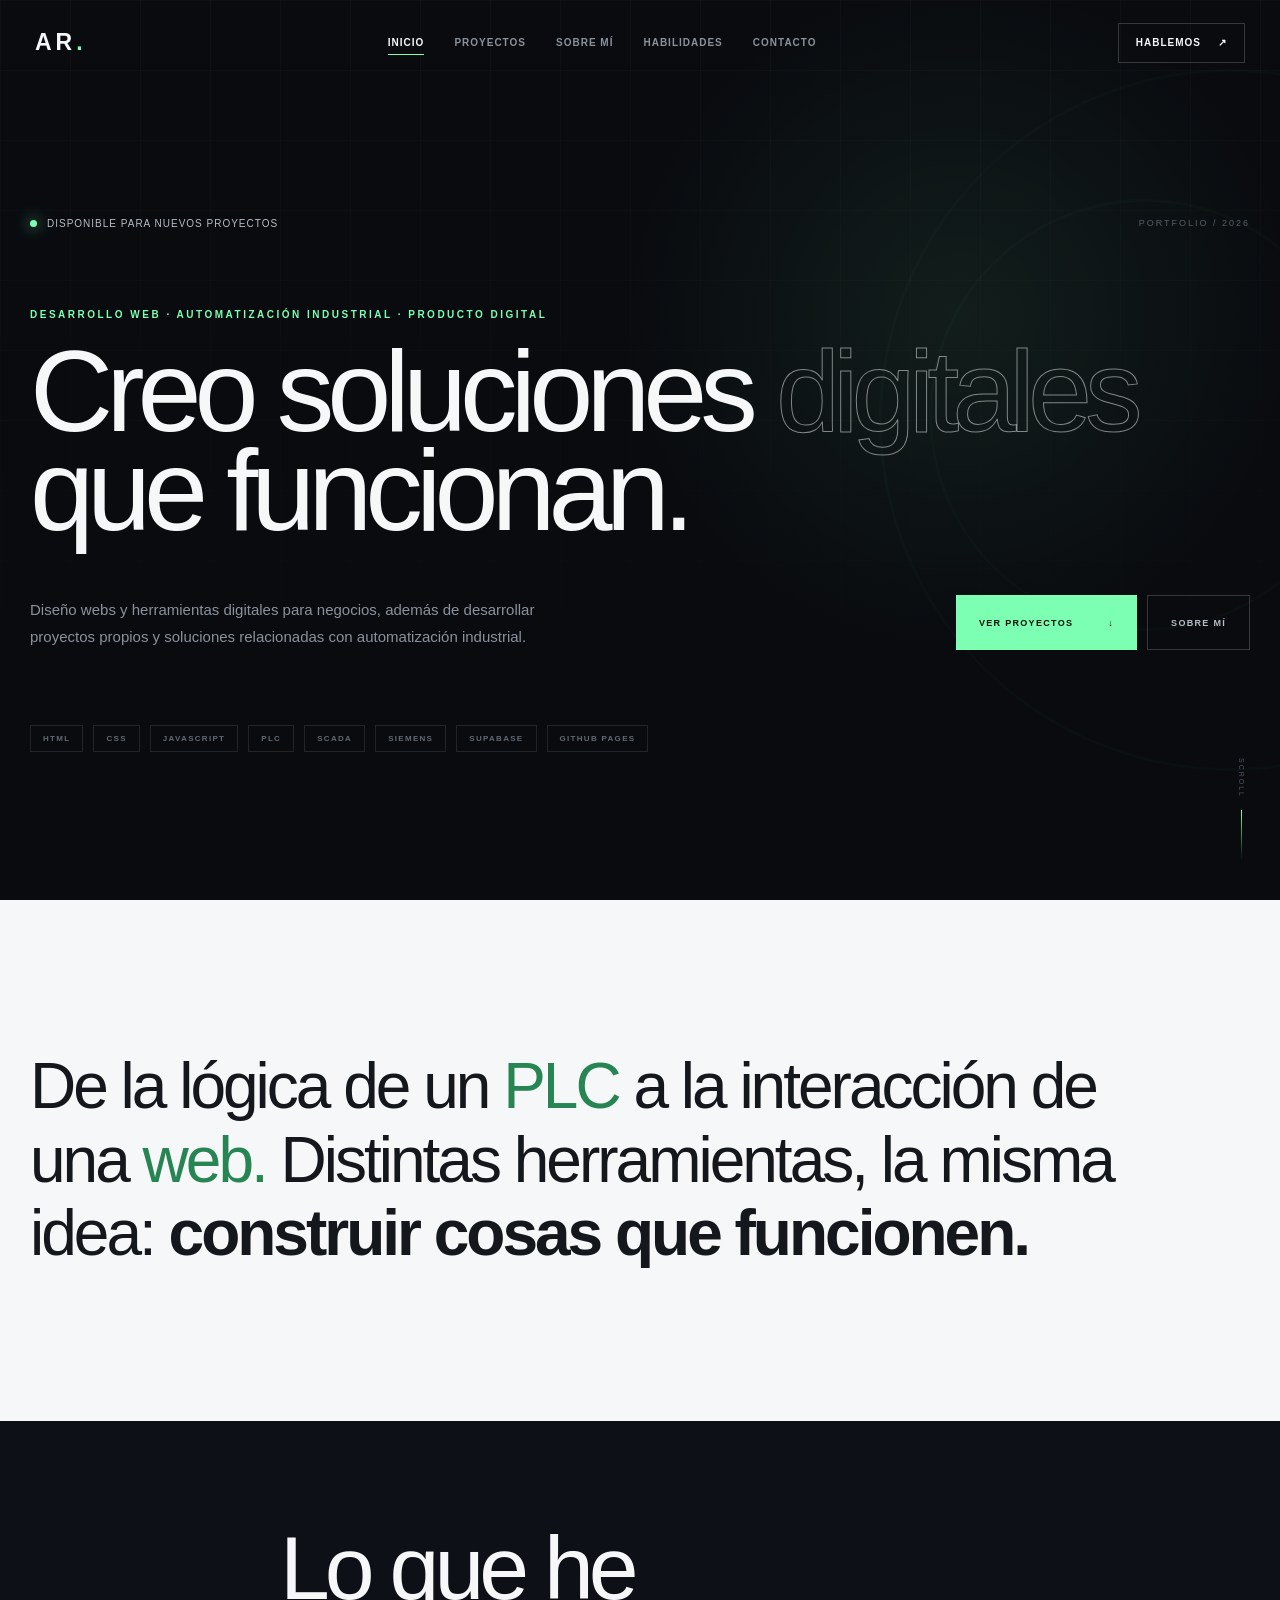
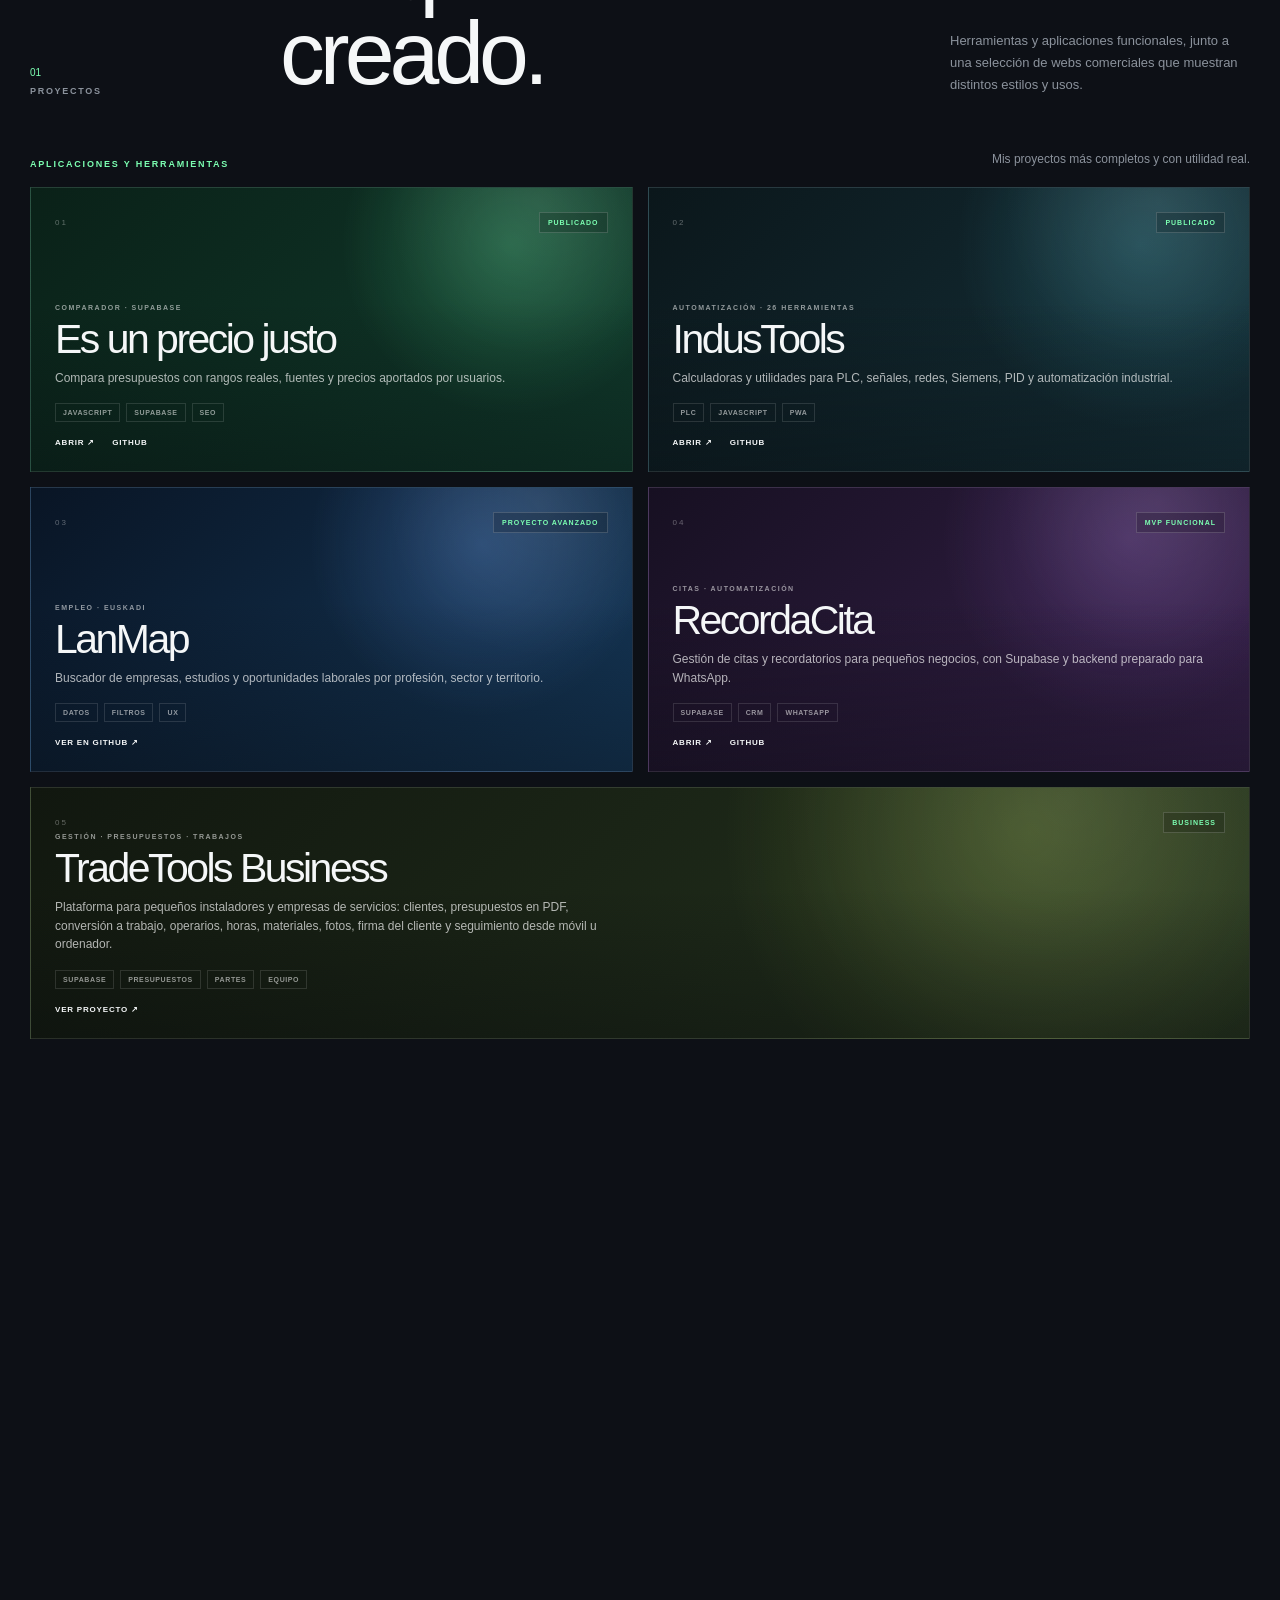
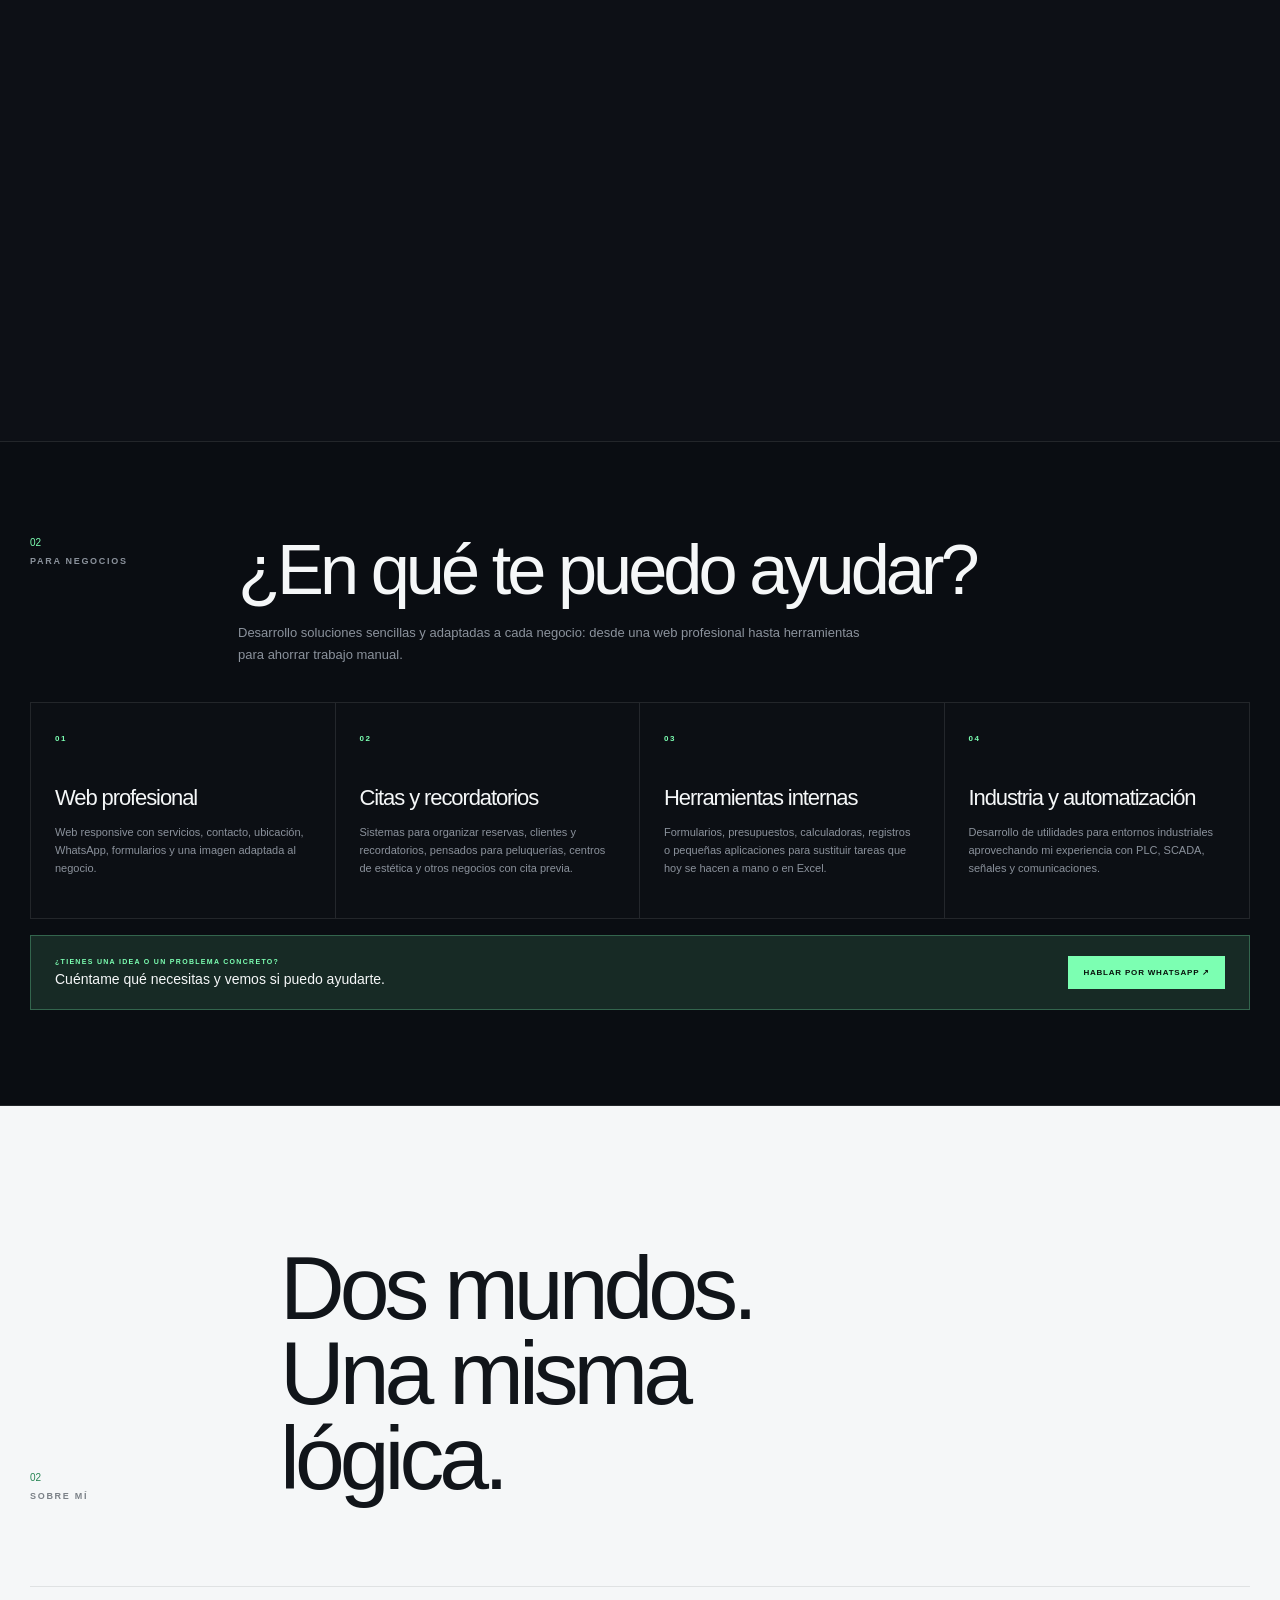
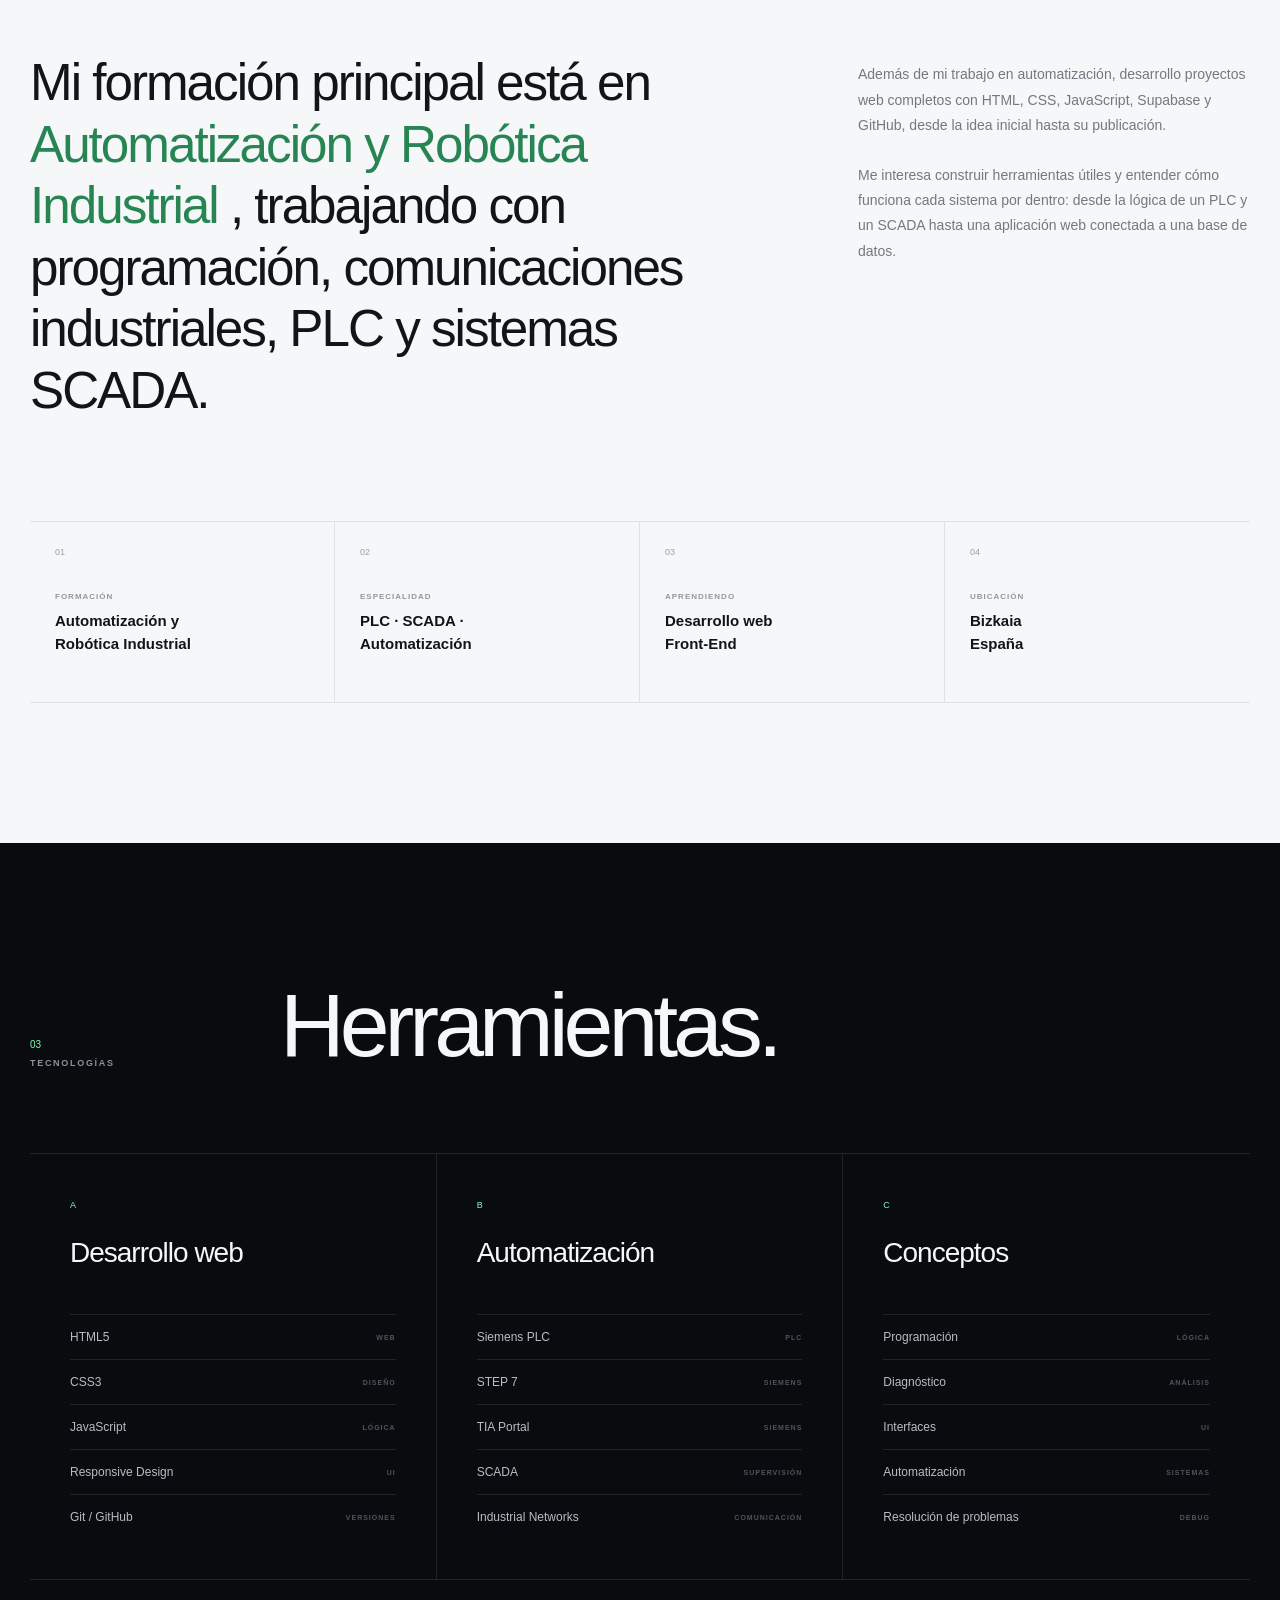
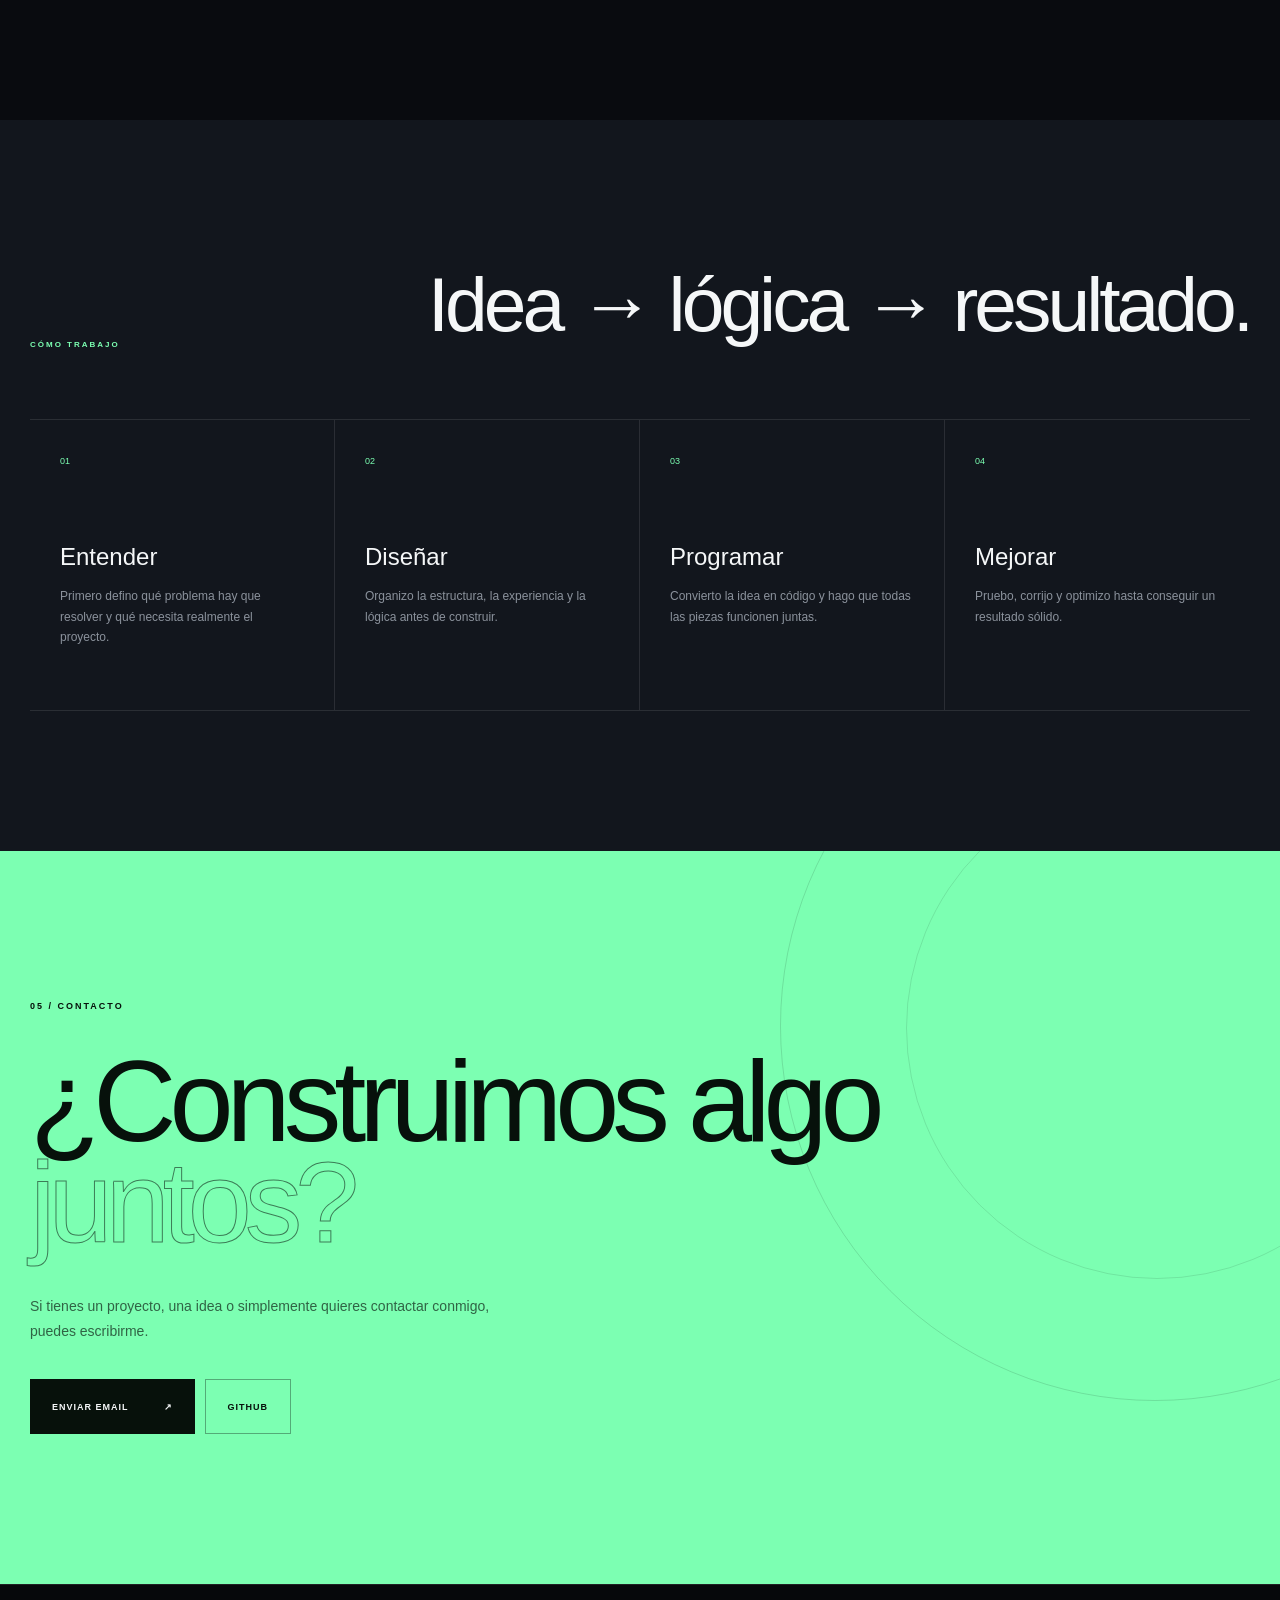
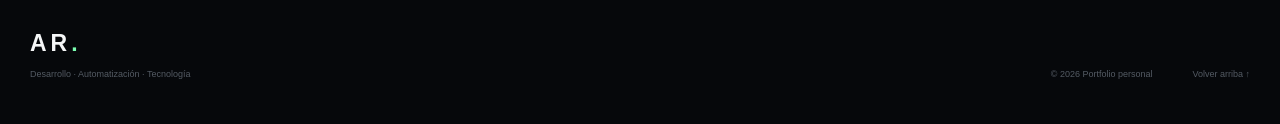
<file: index.html>
<!DOCTYPE html>
<html lang="es">

<head>
    <meta charset="UTF-8">

    <meta name="viewport"
          content="width=device-width, initial-scale=1.0">

    <meta name="description"
          content="Portfolio de Andeka Rivera: desarrollo web, automatización industrial, herramientas digitales y proyectos publicados.">

    <title>Portfolio | Desarrollo & Automatización</title>

    <link rel="stylesheet" href="style.css">
</head>


<body>

    <!-- =====================================================
         CURSOR DECORATIVO
    ====================================================== -->

    <div class="cursor-luz" id="cursor-luz"></div>


    <!-- =====================================================
         HEADER
    ====================================================== -->

    <header class="header" id="header">

        <div class="header-contenedor">

            <a href="#inicio" class="logo">
                AR<span>.</span>
            </a>


            <nav class="nav" id="nav">

                <a href="#inicio" class="nav-link activo">
                    Inicio
                </a>

                <a href="#proyectos" class="nav-link">
                    Proyectos
                </a>

                <a href="#sobre-mi" class="nav-link">
                    Sobre mí
                </a>

                <a href="#habilidades" class="nav-link">
                    Habilidades
                </a>

                <a href="#contacto" class="nav-link">
                    Contacto
                </a>

            </nav>


            <a 
             href="https://wa.me/34607775804"
            target="_blank"
             rel="noopener noreferrer"
             class="boton-header"
             >
                Hablemos
                <span>↗</span>
            </a>


            <button
                class="menu-hamburguesa"
                id="menu-hamburguesa"
                type="button"
                aria-label="Abrir menú"
                aria-expanded="false"
            >
                <span></span>
                <span></span>
                <span></span>
            </button>

        </div>

    </header>



    <!-- =====================================================
         MAIN
    ====================================================== -->

    <main>


        <!-- =================================================
             HERO
        ================================================== -->

        <section
            id="inicio"
            class="hero"
        >

            <div class="hero-grid-fondo"></div>

            <div class="hero-orbe hero-orbe-1"></div>

            <div class="hero-orbe hero-orbe-2"></div>


            <div class="contenedor hero-contenido">


                <div class="hero-superior revelar">

                    <div class="estado">

                        <span class="punto-estado"></span>

                        Disponible para nuevos proyectos

                    </div>


                    <span class="hero-numero">
                        PORTFOLIO / 2026
                    </span>

                </div>



                <div class="hero-principal">

                    <p class="hero-etiqueta revelar">
                        DESARROLLO WEB · AUTOMATIZACIÓN INDUSTRIAL · PRODUCTO DIGITAL
                    </p>


                    <h1 class="revelar">

                        Creo soluciones

                        <span>
                            digitales
                        </span>

                        que funcionan.

                    </h1>


                    <div class="hero-inferior">


                        <p class="hero-descripcion revelar">

                            Diseño webs y herramientas digitales para negocios, además de desarrollar proyectos propios y soluciones relacionadas con automatización industrial.

                        </p>


                        <div class="hero-botones revelar">

                            <a
                                href="#proyectos"
                                class="boton-principal"
                            >
                                Ver proyectos

                                <span>
                                    ↓
                                </span>
                            </a>


                            <a
                                href="#sobre-mi"
                                class="boton-secundario"
                            >
                                Sobre mí
                            </a>

                        </div>

                    </div>

                </div>



                <div class="hero-tecnologias revelar">

                    <span>HTML</span>
                    <span>CSS</span>
                    <span>JAVASCRIPT</span>
                    <span>PLC</span>
                    <span>SCADA</span>
                    <span>SIEMENS</span>
                    <span>SUPABASE</span>
                    <span>GITHUB PAGES</span>

                </div>

            </div>


            <div class="scroll-indicador">

                <span>
                    SCROLL
                </span>

                <div></div>

            </div>

        </section>



        <!-- =================================================
             FRASE
        ================================================== -->

        <section class="frase">

            <div class="contenedor">

                <p class="revelar">

                    De la lógica de un

                    <span>PLC</span>

                    a la interacción de una

                    <span>web.</span>

                    Distintas herramientas,
                    la misma idea:

                    <strong>
                        construir cosas que funcionen.
                    </strong>

                </p>

            </div>

        </section>



                        <!-- =================================================
             PROYECTOS
        ================================================== -->

        <section id="proyectos" class="proyectos proyectos-compactos">
            <div class="contenedor">

                <div class="cabecera-seccion revelar">
                    <div>
                        <span class="numero-seccion">01</span>
                        <p class="etiqueta-seccion">PROYECTOS</p>
                    </div>

                    <h2>Lo que he creado.</h2>

                    <p>
                        Herramientas y aplicaciones funcionales, junto a una selección
                        de webs comerciales que muestran distintos estilos y usos.
                    </p>
                </div>

                <div class="compact-title revelar">
                    <span>APLICACIONES Y HERRAMIENTAS</span>
                    <p>Mis proyectos más completos y con utilidad real.</p>
                </div>

                <div class="compact-project-grid">

                    <article class="compact-project revelar visual-precio">
                        <div class="compact-project-top">
                            <span class="compact-number">01</span>
                            <span class="compact-status">PUBLICADO</span>
                        </div>

                        <div class="compact-project-body">
                            <small>COMPARADOR · SUPABASE</small>
                            <h3>Es un precio justo</h3>
                            <p>
                                Compara presupuestos con rangos reales, fuentes y precios
                                aportados por usuarios.
                            </p>

                            <div class="compact-tags">
                                <span>JavaScript</span><span>Supabase</span><span>SEO</span>
                            </div>

                            <div class="compact-links">
                                <a href="https://andekarivera20-cpu.github.io/Es-un-precio-justo-/" target="_blank" rel="noopener noreferrer">Abrir ↗</a>
                                <a href="https://github.com/andekarivera20-cpu/Es-un-precio-justo-" target="_blank" rel="noopener noreferrer">GitHub</a>
                            </div>
                        </div>
                    </article>

                    <article class="compact-project revelar visual-industria">
                        <div class="compact-project-top">
                            <span class="compact-number">02</span>
                            <span class="compact-status">PUBLICADO</span>
                        </div>

                        <div class="compact-project-body">
                            <small>AUTOMATIZACIÓN · 26 HERRAMIENTAS</small>
                            <h3>IndusTools</h3>
                            <p>
                                Calculadoras y utilidades para PLC, señales, redes,
                                Siemens, PID y automatización industrial.
                            </p>

                            <div class="compact-tags">
                                <span>PLC</span><span>JavaScript</span><span>PWA</span>
                            </div>

                            <div class="compact-links">
                                <a href="https://andekarivera20-cpu.github.io/Industria-Tools/" target="_blank" rel="noopener noreferrer">Abrir ↗</a>
                                <a href="https://github.com/andekarivera20-cpu/Industria-Tools" target="_blank" rel="noopener noreferrer">GitHub</a>
                            </div>
                        </div>
                    </article>

                    <article class="compact-project revelar visual-lanmap">
                        <div class="compact-project-top">
                            <span class="compact-number">03</span>
                            <span class="compact-status">PROYECTO AVANZADO</span>
                        </div>

                        <div class="compact-project-body">
                            <small>EMPLEO · EUSKADI</small>
                            <h3>LanMap</h3>
                            <p>
                                Buscador de empresas, estudios y oportunidades laborales
                                por profesión, sector y territorio.
                            </p>

                            <div class="compact-tags">
                                <span>Datos</span><span>Filtros</span><span>UX</span>
                            </div>

                            <div class="compact-links">
                                <a href="https://github.com/andekarivera20-cpu/LanMap" target="_blank" rel="noopener noreferrer">Ver en GitHub ↗</a>
                            </div>
                        </div>
                    </article>

                    <article class="compact-project revelar visual-recordacita">
                        <div class="compact-project-top">
                            <span class="compact-number">04</span>
                            <span class="compact-status">MVP FUNCIONAL</span>
                        </div>

                        <div class="compact-project-body">
                            <small>CITAS · AUTOMATIZACIÓN</small>
                            <h3>RecordaCita</h3>
                            <p>
                                Gestión de citas y recordatorios para pequeños negocios,
                                con Supabase y backend preparado para WhatsApp.
                            </p>

                            <div class="compact-tags">
                                <span>Supabase</span><span>CRM</span><span>WhatsApp</span>
                            </div>

                            <div class="compact-links">
                                <a href="https://andekarivera20-cpu.github.io/Recordar-cita/" target="_blank" rel="noopener noreferrer">Abrir ↗</a>
                                <a href="https://github.com/andekarivera20-cpu/Recordar-cita" target="_blank" rel="noopener noreferrer">GitHub</a>
                            </div>
                        </div>
                    </article>

                    <article class="compact-project trade-feature revelar visual-tradetools">
                        <div class="compact-project-top">
                            <span class="compact-number">05</span>
                            <span class="compact-status">BUSINESS</span>
                        </div>

                        <div class="compact-project-body">
                            <small>GESTIÓN · PRESUPUESTOS · TRABAJOS</small>
                            <h3>TradeTools Business</h3>
                            <p>
                                Plataforma para pequeños instaladores y empresas de servicios:
                                clientes, presupuestos en PDF, conversión a trabajo, operarios,
                                horas, materiales, fotos, firma del cliente y seguimiento desde móvil u ordenador.
                            </p>

                            <div class="compact-tags">
                                <span>Supabase</span><span>Presupuestos</span><span>Partes</span><span>Equipo</span>
                            </div>

                            <div class="compact-links">
                                <a href="https://github.com/andekarivera20-cpu/tradetools-business" target="_blank" rel="noopener noreferrer">Ver proyecto ↗</a>
                            </div>
                        </div>
                    </article>

                </div>

                <div class="compact-title compact-title-demos revelar">
                    <span>WEBS DE MUESTRA</span>
                    <p>Demos comerciales por sector para mostrar propuestas adaptadas a cada negocio.</p>
                </div>

                <div class="demo-row">

                    <article class="demo-card revelar">
                        <span class="demo-type">TALLER MECÁNICO</span>
                        <h3>Taller Rivera</h3>
                        <p>
                            Web corporativa responsive con servicios, trabajos,
                            reseñas, contacto y solicitud de cita.
                        </p>
                        <div class="demo-links">
                            <a href="https://andekarivera20-cpu.github.io/mi-primera-web/" target="_blank" rel="noopener noreferrer">Ver web ↗</a>
                            <a href="https://github.com/andekarivera20-cpu/mi-primera-web" target="_blank" rel="noopener noreferrer">Código</a>
                        </div>
                    </article>

                    <article class="demo-card revelar">
                        <span class="demo-type">RESTAURANTE</span>
                        <h3>BRASA</h3>
                        <p>
                            Experiencia visual para restaurante con carta,
                            reservas y una identidad centrada en producto y fuego.
                        </p>
                        <div class="demo-links">
                            <a href="https://andekarivera20-cpu.github.io/RESTAURANTE-WEB/" target="_blank" rel="noopener noreferrer">Ver web ↗</a>
                            <a href="https://github.com/andekarivera20-cpu/RESTAURANTE-WEB" target="_blank" rel="noopener noreferrer">Código</a>
                        </div>
                    </article>

                    <article class="demo-card revelar">
                        <span class="demo-type">INMOBILIARIA</span>
                        <h3>NORTEA</h3>
                        <p>
                            Portal inmobiliario con filtros, favoritos,
                            propiedades dinámicas y calculadora hipotecaria.
                        </p>
                        <div class="demo-links">
                            <a href="https://andekarivera20-cpu.github.io/Nortea-inmobiliaria/" target="_blank" rel="noopener noreferrer">Ver web ↗</a>
                            <a href="https://github.com/andekarivera20-cpu/Nortea-inmobiliaria" target="_blank" rel="noopener noreferrer">Código</a>
                        </div>
                    </article>

                    <article class="demo-card revelar">
                        <span class="demo-type">CLÍNICA VETERINARIA</span>
                        <h3>LUMA Veterinaria</h3>
                        <p>
                            Demo para clínicas con servicios, equipo, urgencias,
                            cita previa y recordatorios conectados con RecordaCita.
                        </p>
                        <div class="demo-links">
                            <a href="https://andekarivera20-cpu.github.io/RESTAURANTE-WEB/veterinaria-demo/" target="_blank" rel="noopener noreferrer">Ver web ↗</a>
                        </div>
                    </article>

                    <article class="demo-card revelar">
                        <span class="demo-type">FISIOTERAPIA</span>
                        <h3>Viva Fisio</h3>
                        <p>
                            Web para clínicas de fisioterapia con tratamientos,
                            equipo, opiniones y sistema de citas y recordatorios.
                        </p>
                        <div class="demo-links">
                            <a href="https://andekarivera20-cpu.github.io/RESTAURANTE-WEB/fisioterapia-demo/" target="_blank" rel="noopener noreferrer">Ver web ↗</a>
                        </div>
                    </article>

                    <article class="demo-card revelar">
                        <span class="demo-type">CENTRO DE ESTÉTICA</span>
                        <h3>AURA Beauty Studio</h3>
                        <p>
                            Demo para centros de estética con tratamientos,
                            precios, galería, reservas y conexión con RecordaCita.
                        </p>
                        <div class="demo-links">
                            <a href="https://andekarivera20-cpu.github.io/Mi-portfolio/estetica-demo.html" target="_blank" rel="noopener noreferrer">Ver web ↗</a>
                        </div>
                    </article>

                    <article class="demo-card revelar">
                        <span class="demo-type">INSTALACIONES Y REFORMAS</span>
                        <h3>NOVA Instalaciones</h3>
                        <p>
                            Web profesional para electricistas, fontaneros y reformas,
                            con servicios, galería filtrable y solicitud de presupuesto.
                        </p>
                        <div class="demo-links">
                            <a href="https://andekarivera20-cpu.github.io/Mi-portfolio/nova-instalaciones.html" target="_blank" rel="noopener noreferrer">Ver web ↗</a>
                        </div>
                    </article>

                </div>

            

                <div class="compact-title compact-title-games revelar">
                    <span>JUEGOS Y SIMULADORES</span>
                    <p>Proyectos interactivos donde trabajo lógica, decisiones y simulación.</p>
                </div>

                <div class="game-row">

                    <article class="demo-card game-card revelar">
                        <span class="demo-type">SIMULADOR DE FÚTBOL</span>
                        <h3>Manager Career</h3>
                        <p>
                            Simulador de carrera de entrenador con plantilla, calendario,
                            mercado, negociación, moral, vestuario y decisiones.
                        </p>
                        <div class="demo-links">
                            <a href="https://github.com/andekarivera20-cpu/Manager-Career" target="_blank" rel="noopener noreferrer">Ver proyecto ↗</a>
                        </div>
                    </article>

                    <article class="demo-card game-card revelar">
                        <span class="demo-type">SIMULADOR INDUSTRIAL</span>
                        <h3>Plant Rescue</h3>
                        <p>
                            Juego de diagnóstico de averías industriales con 30 niveles,
                            PLC, SCADA, señales y comunicaciones.
                        </p>
                        <div class="demo-links">
                            <a href="https://andekarivera20-cpu.github.io/mi-primera-web/plant-rescue/" target="_blank" rel="noopener noreferrer">Jugar ↗</a>
                            <a href="https://github.com/andekarivera20-cpu/mi-primera-web/tree/main/plant-rescue" target="_blank" rel="noopener noreferrer">Código</a>
                        </div>
                    </article>

                </div>
</div>
        </section>


        <!-- =================================================
             SERVICIOS
        ================================================== -->

        <section id="servicios" class="servicios-negocio">
            <div class="contenedor">

                <div class="servicios-encabezado revelar">
                    <div>
                        <span class="numero-seccion">02</span>
                        <p class="etiqueta-seccion">PARA NEGOCIOS</p>
                    </div>

                    <div>
                        <h2>¿En qué te puedo ayudar?</h2>
                        <p>
                            Desarrollo soluciones sencillas y adaptadas a cada negocio:
                            desde una web profesional hasta herramientas para ahorrar trabajo manual.
                        </p>
                    </div>
                </div>

                <div class="servicios-grid">

                    <article class="servicio-card revelar">
                        <span>01</span>
                        <h3>Web profesional</h3>
                        <p>
                            Web responsive con servicios, contacto, ubicación, WhatsApp,
                            formularios y una imagen adaptada al negocio.
                        </p>
                    </article>

                    <article class="servicio-card revelar">
                        <span>02</span>
                        <h3>Citas y recordatorios</h3>
                        <p>
                            Sistemas para organizar reservas, clientes y recordatorios,
                            pensados para peluquerías, centros de estética y otros negocios con cita previa.
                        </p>
                    </article>

                    <article class="servicio-card revelar">
                        <span>03</span>
                        <h3>Herramientas internas</h3>
                        <p>
                            Formularios, presupuestos, calculadoras, registros o pequeñas
                            aplicaciones para sustituir tareas que hoy se hacen a mano o en Excel.
                        </p>
                    </article>

                    <article class="servicio-card revelar">
                        <span>04</span>
                        <h3>Industria y automatización</h3>
                        <p>
                            Desarrollo de utilidades para entornos industriales aprovechando
                            mi experiencia con PLC, SCADA, señales y comunicaciones.
                        </p>
                    </article>

                </div>

                <div class="servicios-cta revelar">
                    <div>
                        <small>¿TIENES UNA IDEA O UN PROBLEMA CONCRETO?</small>
                        <strong>Cuéntame qué necesitas y vemos si puedo ayudarte.</strong>
                    </div>

                    <a href="https://wa.me/34607775804" target="_blank" rel="noopener noreferrer">
                        Hablar por WhatsApp ↗
                    </a>
                </div>

            </div>
        </section>


<!-- =================================================
             SOBRE MÍ
        ================================================== -->

        <section
            id="sobre-mi"
            class="sobre-mi"
        >

            <div class="contenedor">


                <div class="cabecera-seccion revelar">

                    <div>

                        <span class="numero-seccion">
                            02
                        </span>

                        <p class="etiqueta-seccion">
                            SOBRE MÍ
                        </p>

                    </div>

                    <h2>
                        Dos mundos.<br>
                        Una misma lógica.
                    </h2>

                </div>



                <div class="sobre-mi-grid">


                    <div class="sobre-mi-grande revelar">

                        <p>

                            Mi formación principal está en

                            <span>
                                Automatización y Robótica Industrial
                            </span>,

                            trabajando con programación,
                            comunicaciones industriales,
                            PLC y sistemas SCADA.

                        </p>

                    </div>



                    <div class="sobre-mi-textos revelar">

                        <p>
                            Además de mi trabajo en automatización, desarrollo proyectos web completos con HTML, CSS, JavaScript, Supabase y GitHub, desde la idea inicial hasta su publicación.
                        </p>

                        <p>
                            Me interesa construir herramientas útiles y entender cómo funciona cada sistema por dentro: desde la lógica de un PLC y un SCADA hasta una aplicación web conectada a una base de datos.
                        </p>

                    </div>

                </div>



                <div class="datos-personales">


                    <div class="dato revelar">

                        <span>
                            01
                        </span>

                        <p>
                            FORMACIÓN
                        </p>

                        <strong>
                            Automatización y<br>
                            Robótica Industrial
                        </strong>

                    </div>


                    <div class="dato revelar">

                        <span>
                            02
                        </span>

                        <p>
                            ESPECIALIDAD
                        </p>

                        <strong>
                            PLC · SCADA ·<br>
                            Automatización
                        </strong>

                    </div>


                    <div class="dato revelar">

                        <span>
                            03
                        </span>

                        <p>
                            APRENDIENDO
                        </p>

                        <strong>
                            Desarrollo web<br>
                            Front-End
                        </strong>

                    </div>


                    <div class="dato revelar">

                        <span>
                            04
                        </span>

                        <p>
                            UBICACIÓN
                        </p>

                        <strong>
                            Bizkaia<br>
                            España
                        </strong>

                    </div>


                </div>

            </div>

        </section>



        <!-- =================================================
             HABILIDADES
        ================================================== -->

        <section
            id="habilidades"
            class="habilidades"
        >

            <div class="contenedor">


                <div class="cabecera-seccion revelar">

                    <div>

                        <span class="numero-seccion">
                            03
                        </span>

                        <p class="etiqueta-seccion">
                            TECNOLOGÍAS
                        </p>

                    </div>


                    <h2>
                        Herramientas.
                    </h2>

                </div>



                <div class="habilidades-grid">


                    <!-- DESARROLLO -->

                    <article class="habilidad-bloque revelar">

                        <span class="habilidad-numero">
                            A
                        </span>

                        <h3>
                            Desarrollo web
                        </h3>


                        <div class="lista-habilidades">

                            <div>
                                <span>HTML5</span>
                                <small>WEB</small>
                            </div>

                            <div>
                                <span>CSS3</span>
                                <small>DISEÑO</small>
                            </div>

                            <div>
                                <span>JavaScript</span>
                                <small>LÓGICA</small>
                            </div>

                            <div>
                                <span>Responsive Design</span>
                                <small>UI</small>
                            </div>

                            <div>
                                <span>Git / GitHub</span>
                                <small>VERSIONES</small>
                            </div>

                        </div>

                    </article>



                    <!-- AUTOMATIZACIÓN -->

                    <article class="habilidad-bloque revelar">

                        <span class="habilidad-numero">
                            B
                        </span>

                        <h3>
                            Automatización
                        </h3>


                        <div class="lista-habilidades">

                            <div>
                                <span>Siemens PLC</span>
                                <small>PLC</small>
                            </div>

                            <div>
                                <span>STEP 7</span>
                                <small>SIEMENS</small>
                            </div>

                            <div>
                                <span>TIA Portal</span>
                                <small>SIEMENS</small>
                            </div>

                            <div>
                                <span>SCADA</span>
                                <small>SUPERVISIÓN</small>
                            </div>

                            <div>
                                <span>Industrial Networks</span>
                                <small>COMUNICACIÓN</small>
                            </div>

                        </div>

                    </article>



                    <!-- CONCEPTOS -->

                    <article class="habilidad-bloque revelar">

                        <span class="habilidad-numero">
                            C
                        </span>

                        <h3>
                            Conceptos
                        </h3>


                        <div class="lista-habilidades">

                            <div>
                                <span>Programación</span>
                                <small>LÓGICA</small>
                            </div>

                            <div>
                                <span>Diagnóstico</span>
                                <small>ANÁLISIS</small>
                            </div>

                            <div>
                                <span>Interfaces</span>
                                <small>UI</small>
                            </div>

                            <div>
                                <span>Automatización</span>
                                <small>SISTEMAS</small>
                            </div>

                            <div>
                                <span>Resolución de problemas</span>
                                <small>DEBUG</small>
                            </div>

                        </div>

                    </article>


                </div>

            </div>

        </section>



        <!-- =================================================
             PROCESO
        ================================================== -->

        <section class="proceso">

            <div class="contenedor">


                <div class="proceso-titulo revelar">

                    <span>
                        CÓMO TRABAJO
                    </span>

                    <h2>
                        Idea → lógica → resultado.
                    </h2>

                </div>



                <div class="pasos">


                    <div class="paso revelar">

                        <span>
                            01
                        </span>

                        <h3>
                            Entender
                        </h3>

                        <p>
                            Primero defino qué problema hay
                            que resolver y qué necesita
                            realmente el proyecto.
                        </p>

                    </div>


                    <div class="paso revelar">

                        <span>
                            02
                        </span>

                        <h3>
                            Diseñar
                        </h3>

                        <p>
                            Organizo la estructura, la experiencia
                            y la lógica antes de construir.
                        </p>

                    </div>


                    <div class="paso revelar">

                        <span>
                            03
                        </span>

                        <h3>
                            Programar
                        </h3>

                        <p>
                            Convierto la idea en código y hago
                            que todas las piezas funcionen juntas.
                        </p>

                    </div>


                    <div class="paso revelar">

                        <span>
                            04
                        </span>

                        <h3>
                            Mejorar
                        </h3>

                        <p>
                            Pruebo, corrijo y optimizo hasta
                            conseguir un resultado sólido.
                        </p>

                    </div>


                </div>

            </div>

        </section>



        <!-- =================================================
             CONTACTO
        ================================================== -->

        <section
            id="contacto"
            class="contacto"
        >

            <div class="contacto-fondo"></div>


            <div class="contenedor contacto-contenido">


                <span class="contacto-numero revelar">
                    05 / CONTACTO
                </span>


                <h2 class="revelar">

                    ¿Construimos algo

                    <span>
                        juntos?
                    </span>

                </h2>


                <p class="revelar">

                    Si tienes un proyecto, una idea
                    o simplemente quieres contactar conmigo,
                    puedes escribirme.

                </p>


                <div class="contacto-botones revelar">

                    <!--
                        DESPUÉS PONDREMOS
                        TU EMAIL REAL AQUÍ
                    -->

                    <a
                       href="https://mail.google.com/mail/?view=cm&fs=1&to=andekarivera20@gmail.com"
                       target="_blank"
                       rel="noopener noreferrer"
                       class="boton-contacto"
                  >
                    Enviar email
                   <span>↗</span>
                </a>


                    <!--
                        DESPUÉS PONDREMOS
                        TU GITHUB AQUÍ
                    -->

                    <a
                        href="https://github.com/andekarivera20-cpu"
                        target="_blank"
                        rel="noopener noreferrer"
                        class="boton-contacto-secundario enlace-proyecto"
                    >
                        GitHub
                    </a>

                </div>

            </div>

        </section>


    </main>



    <!-- =====================================================
         FOOTER
    ====================================================== -->

    <footer>

        <div class="contenedor footer-contenido">


            <div>

                <a
                    href="#inicio"
                    class="logo logo-footer"
                >
                    AR<span>.</span>
                </a>

                <p>
                    Desarrollo · Automatización · Tecnología
                </p>

            </div>


            <div class="footer-derecha">

                <p>
                    © <span id="anio"></span>
                    Portfolio personal
                </p>

                <a href="#inicio">
                    Volver arriba ↑
                </a>

            </div>

        </div>

    </footer>



    <!-- =====================================================
         NOTIFICACIÓN
    ====================================================== -->

    <div
        class="notificacion"
        id="notificacion"
    >
        <span id="texto-notificacion">
            Próximamente
        </span>
    </div>



    <!-- =====================================================
         JAVASCRIPT
    ====================================================== -->

    <script src="script.js"></script>

</body>

</html>
</file>
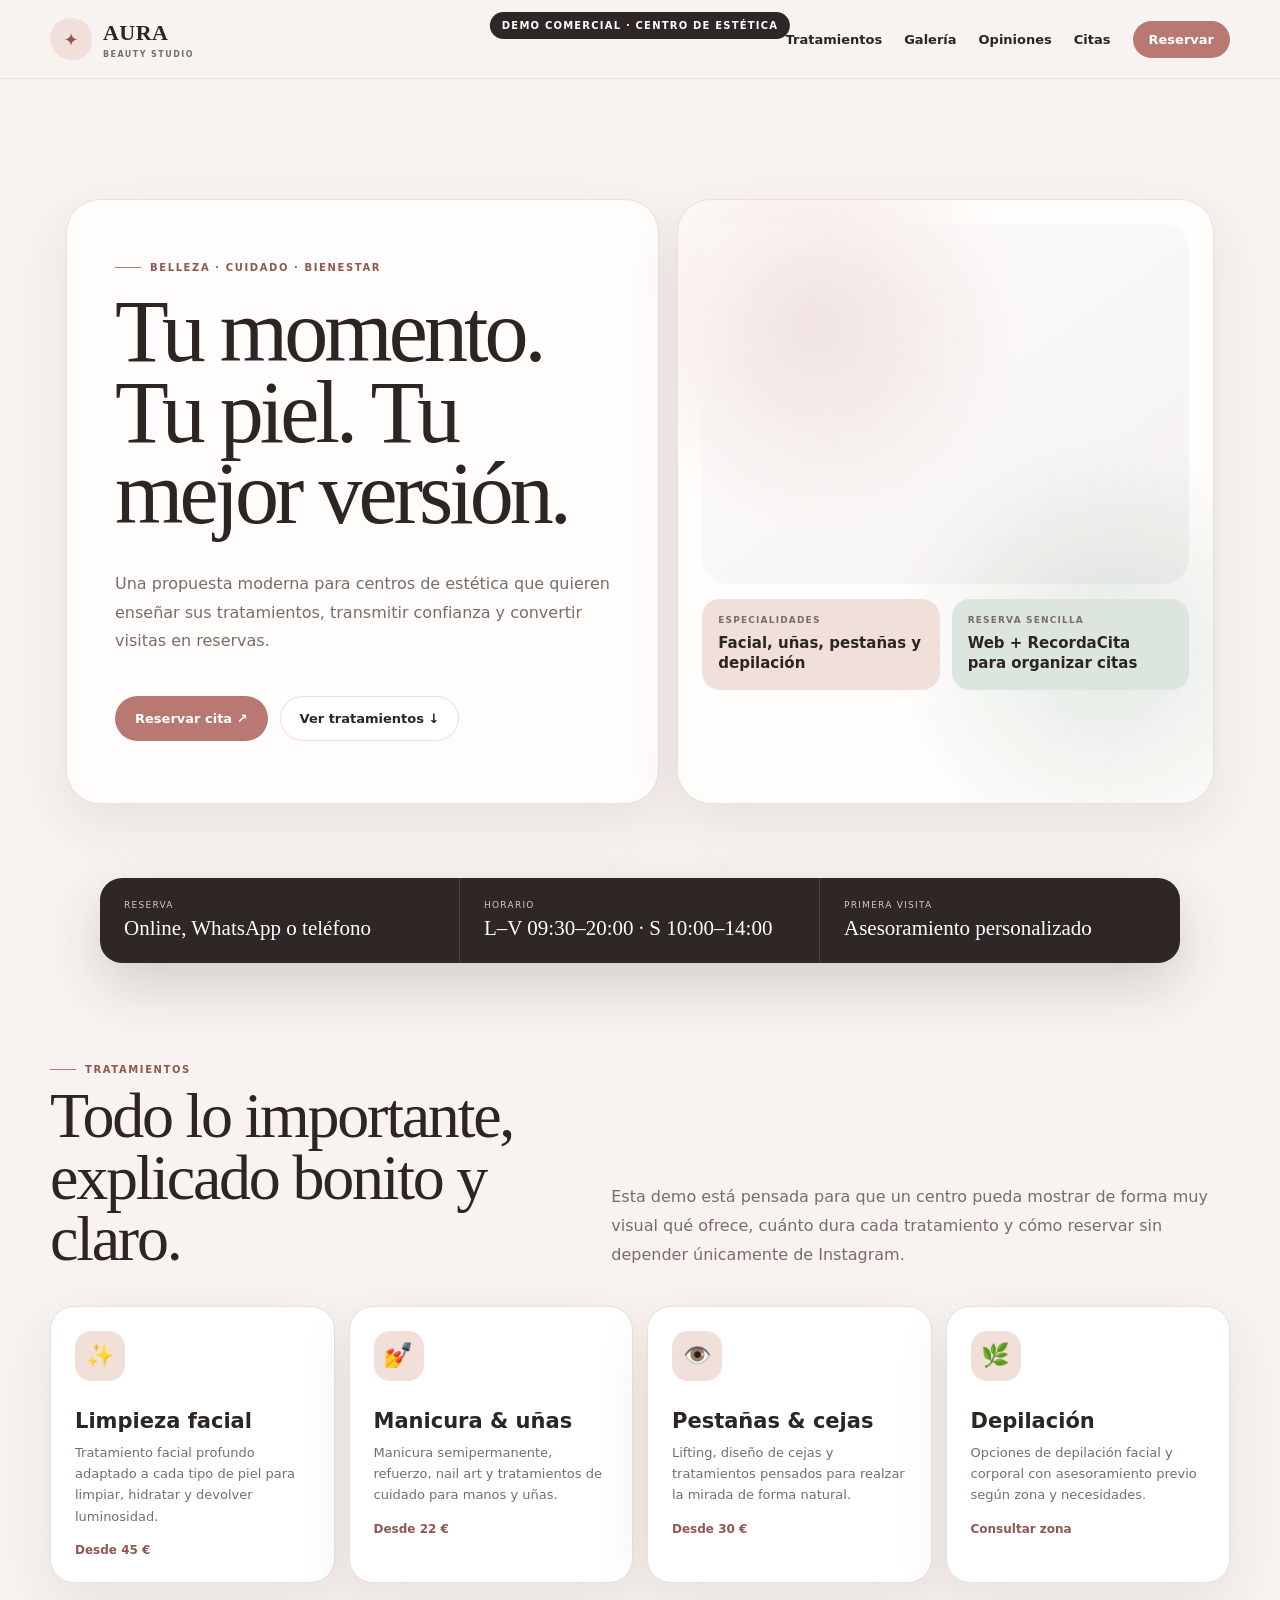
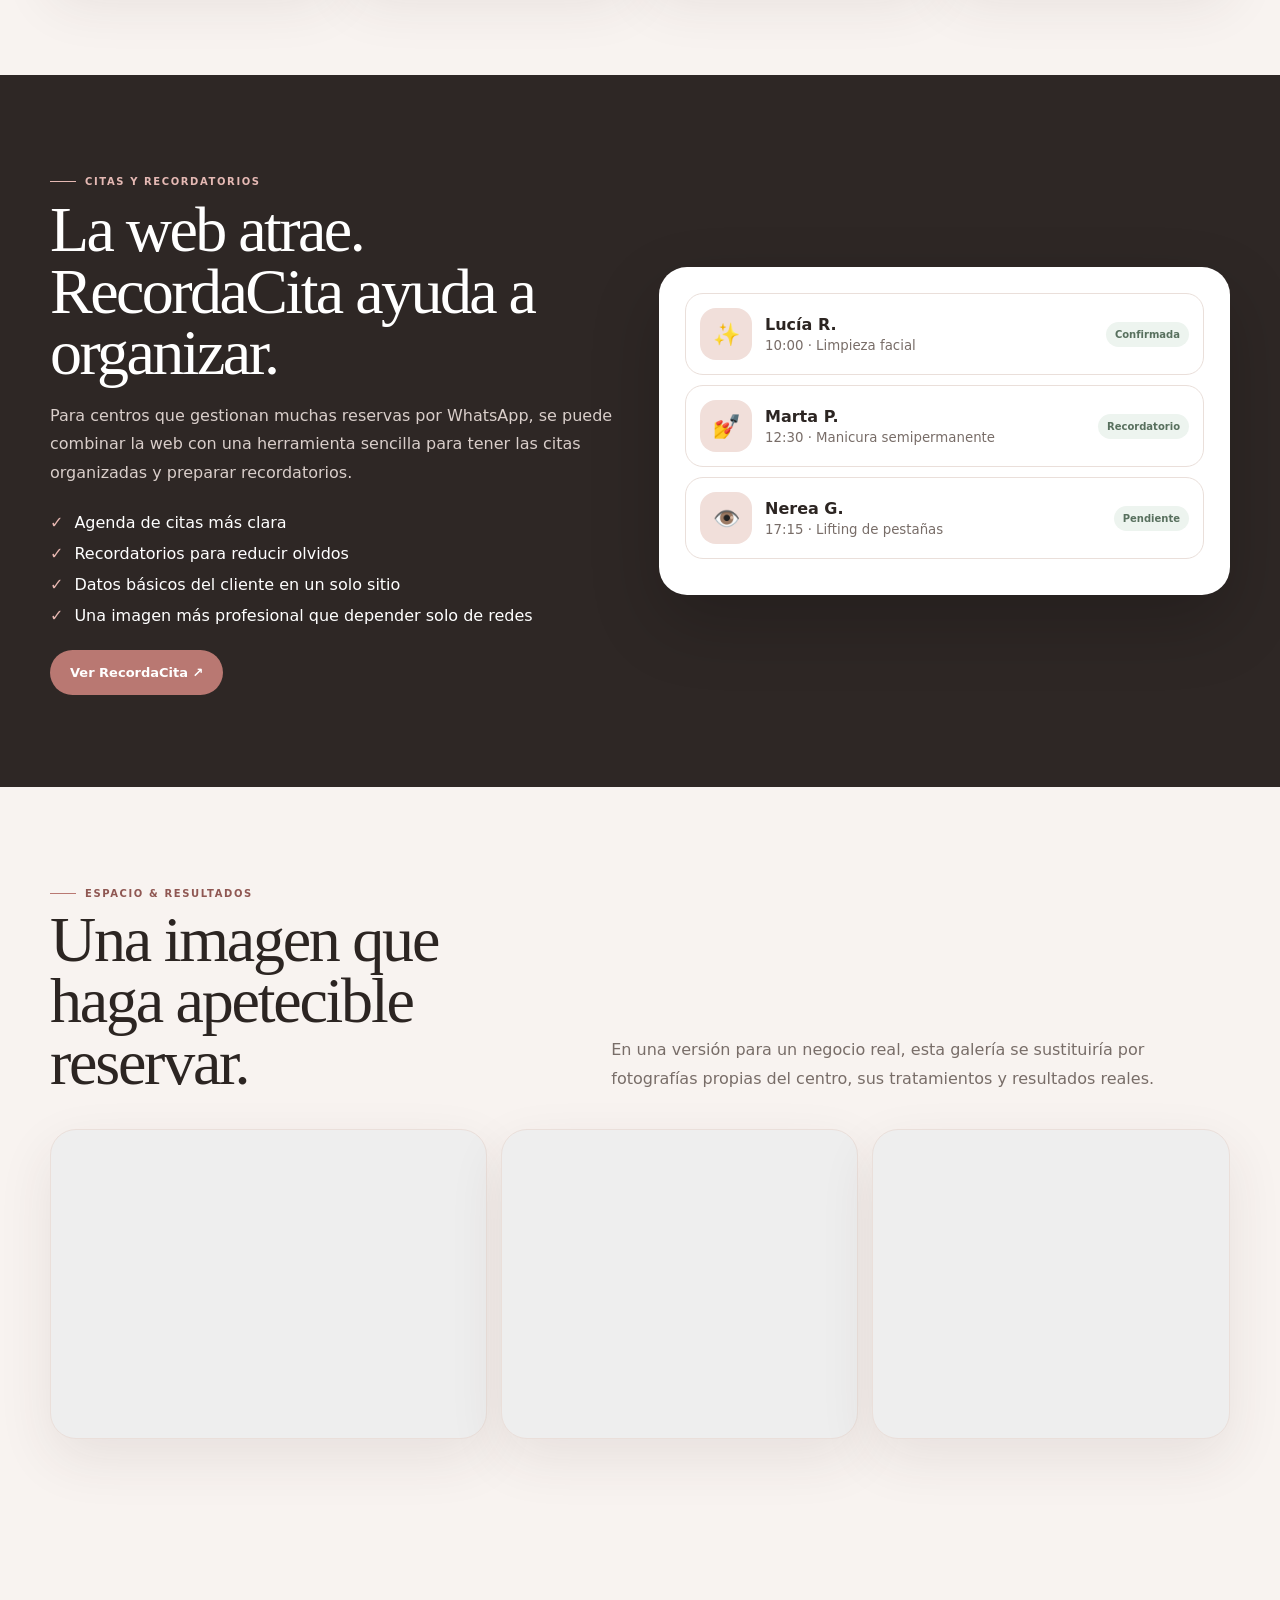
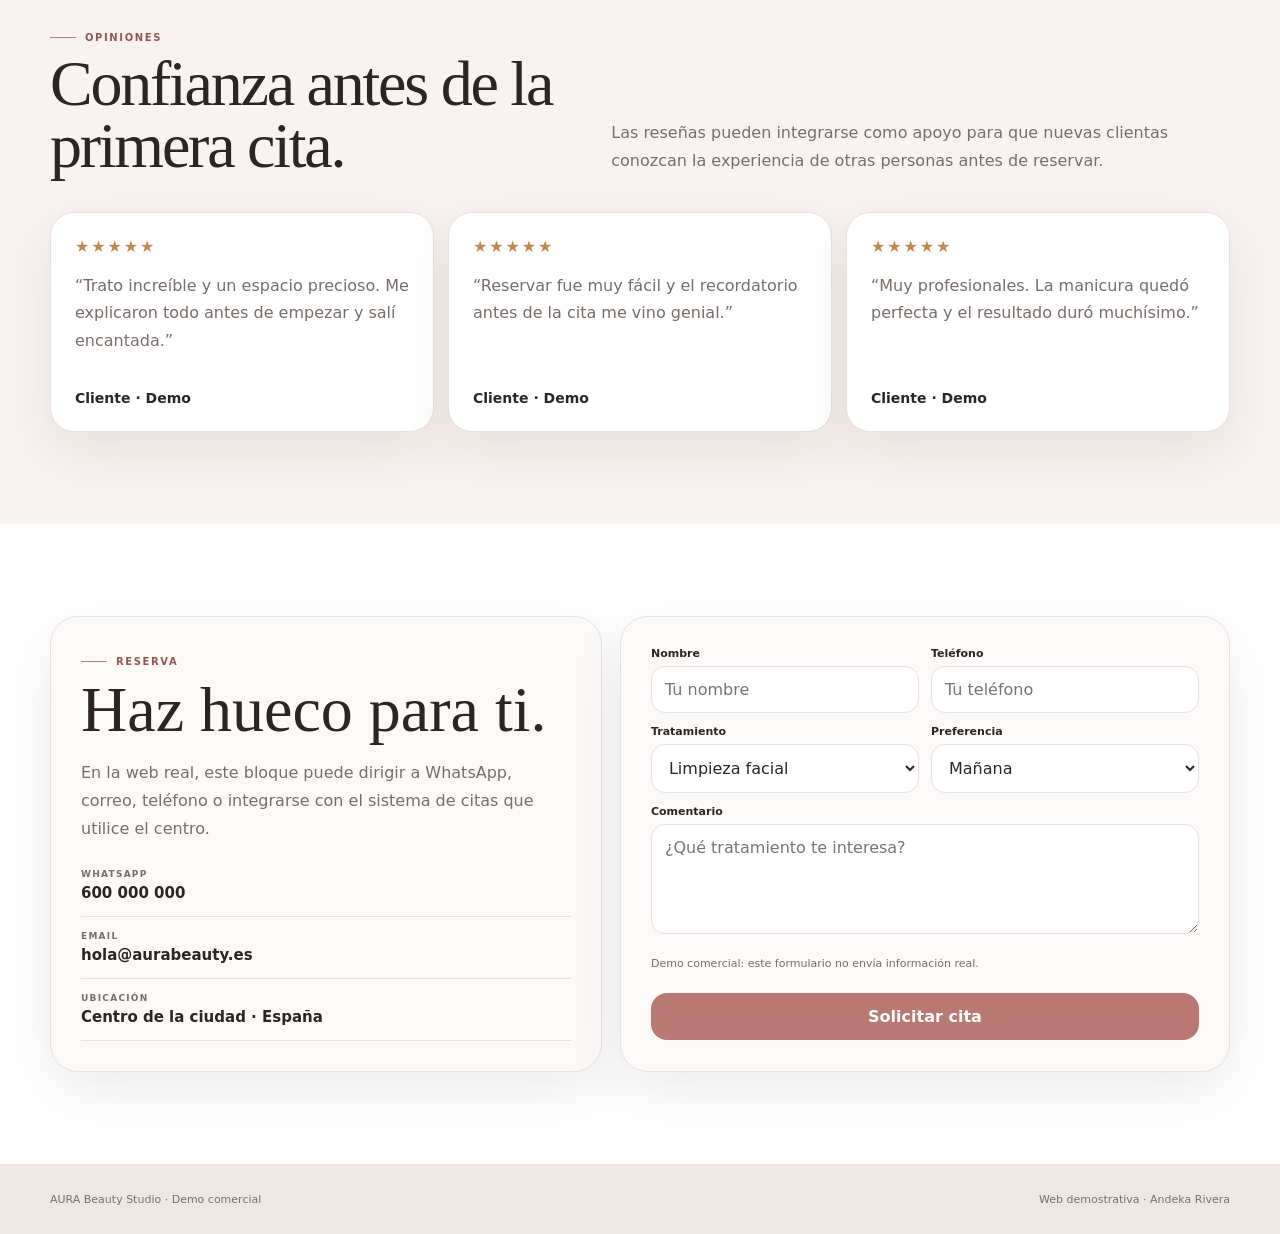
<file: estetica-demo.html>
<!DOCTYPE html>
<html lang="es">
<head>
<meta charset="UTF-8">
<meta name="viewport" content="width=device-width, initial-scale=1.0">
<meta name="description" content="Demo comercial para centro de estética: tratamientos, precios, equipo y reserva de citas.">
<title>AURA Beauty Studio | Estética y bienestar</title>
<style>
:root{
  --bg:#f8f3f0;
  --paper:#fffdfb;
  --ink:#2c2522;
  --muted:#786d68;
  --rose:#b97872;
  --rose-dark:#8f5752;
  --soft:#f1dfda;
  --sage:#dce5de;
  --line:#eadfda;
  --dark:#2e2725;
  --shadow:0 20px 55px rgba(72,48,41,.09);
}
*{box-sizing:border-box}
html{scroll-behavior:smooth}
body{margin:0;font-family:Inter,system-ui,-apple-system,BlinkMacSystemFont,"Segoe UI",sans-serif;background:var(--bg);color:var(--ink)}
a{text-decoration:none;color:inherit}
button,input,select,textarea{font:inherit}
.demo-pill{position:fixed;top:12px;left:50%;transform:translateX(-50%);z-index:999;background:#2e2725;color:white;padding:8px 12px;border-radius:999px;font-size:10px;font-weight:800;letter-spacing:.12em;text-transform:uppercase;white-space:nowrap}
header{position:sticky;top:0;z-index:100;background:rgba(248,243,240,.92);backdrop-filter:blur(12px);border-bottom:1px solid var(--line)}
.nav{width:min(1180px,calc(100% - 32px));height:78px;margin:auto;display:flex;align-items:center;justify-content:space-between;gap:24px}
.brand{display:flex;align-items:center;gap:11px;font-weight:900}
.brandmark{width:42px;height:42px;border-radius:50% 50% 45% 55%;display:grid;place-items:center;background:var(--soft);color:var(--rose-dark);font-size:18px}
.brandname{font-family:Georgia,serif;font-size:22px;letter-spacing:.02em}
.brandname small{display:block;font-family:Inter,system-ui,sans-serif;font-size:8px;letter-spacing:.18em;color:var(--muted);margin-top:4px}
.links{display:flex;align-items:center;gap:22px;font-size:13px;font-weight:700}
.links a:hover{color:var(--rose-dark)}
.book{padding:11px 16px;border-radius:999px;background:var(--rose);color:#fff}
.mobile-actions{display:none;align-items:center;gap:8px}
.mobile-book{padding:10px 12px;border-radius:999px;background:var(--rose);color:#fff;font-size:11px;font-weight:800}
.menu-btn{width:42px;height:42px;border:1px solid var(--line);border-radius:14px;background:#fff;color:var(--ink);font-size:20px}
.mobile-menu{display:none;position:absolute;top:78px;left:16px;right:16px;background:#fff;border:1px solid var(--line);border-radius:18px;box-shadow:var(--shadow);overflow:hidden}
.mobile-menu.open{display:grid}
.mobile-menu a{padding:15px 16px;border-bottom:1px solid var(--line);font-weight:800;font-size:14px}
.mobile-menu a:last-child{border:0}
.hero{width:min(1180px,calc(100% - 32px));margin:28px auto 0;display:grid;grid-template-columns:1.05fr .95fr;gap:18px}
.hero-copy,.hero-visual{border:1px solid var(--line);border-radius:34px;background:var(--paper);box-shadow:var(--shadow)}
.hero-copy{padding:62px 48px;display:flex;flex-direction:column;justify-content:center;min-height:560px}
.kicker{display:inline-flex;align-items:center;gap:9px;width:max-content;color:var(--rose-dark);font-size:10px;font-weight:900;letter-spacing:.16em;text-transform:uppercase}
.kicker:before{content:"";width:26px;height:1px;background:var(--rose)}
h1{font-family:Georgia,serif;font-size:clamp(52px,7vw,88px);font-weight:500;line-height:.92;letter-spacing:-.045em;margin:19px 0}
.hero-copy p{max-width:600px;color:var(--muted);font-size:16px;line-height:1.8}
.actions{display:flex;gap:12px;flex-wrap:wrap;margin-top:24px}
.btn{display:inline-flex;justify-content:center;align-items:center;padding:14px 19px;border-radius:999px;font-size:13px;font-weight:900;border:1px solid transparent}
.btn-main{background:var(--rose);color:#fff}
.btn-alt{background:#fff;border-color:var(--line)}
.hero-visual{padding:24px;position:relative;overflow:hidden;background:
radial-gradient(circle at 25% 20%,rgba(185,120,114,.20),transparent 33%),
radial-gradient(circle at 80% 75%,rgba(220,229,222,.80),transparent 34%),
#fffdfb}
.beauty-scene{min-height:360px;border-radius:26px;background:
linear-gradient(145deg,rgba(255,255,255,.18),rgba(46,39,37,.05)),
url("https://images.unsplash.com/photo-1570172619644-dfd03ed5d881?auto=format&fit=crop&w=1400&q=82") center/cover no-repeat}
.hero-note{display:grid;grid-template-columns:1fr 1fr;gap:12px;margin-top:15px}
.note{padding:16px;background:var(--soft);border-radius:18px}
.note:nth-child(2){background:var(--sage)}
.note small{display:block;font-size:9px;font-weight:900;letter-spacing:.13em;text-transform:uppercase;color:var(--muted)}
.note strong{display:block;margin-top:8px;font-size:15px;line-height:1.35}
.stats{width:min(1080px,calc(100% - 48px));margin:-18px auto 0;position:relative;z-index:2;background:var(--dark);color:#fff;border-radius:22px;display:grid;grid-template-columns:repeat(3,1fr);overflow:hidden;box-shadow:0 22px 55px rgba(46,39,37,.18)}
.stat{padding:22px 24px;border-right:1px solid rgba(255,255,255,.12)}
.stat:last-child{border:0}
.stat small{display:block;color:#d9c7c2;font-size:9px;letter-spacing:.14em;text-transform:uppercase}
.stat strong{display:block;font-family:Georgia,serif;font-size:21px;font-weight:500;margin-top:6px}
section{padding:92px 16px}
.wrap{width:min(1180px,100%);margin:auto}
.section-head{display:grid;grid-template-columns:.9fr 1.1fr;gap:55px;align-items:end;margin-bottom:36px}
.section-head h2{font-family:Georgia,serif;font-size:clamp(40px,5vw,68px);font-weight:500;line-height:.96;letter-spacing:-.035em;margin:10px 0 0}
.section-head p{color:var(--muted);line-height:1.8;margin:0;max-width:650px}
.services{display:grid;grid-template-columns:repeat(4,1fr);gap:14px}
.service{background:#fff;border:1px solid var(--line);border-radius:24px;padding:24px;box-shadow:var(--shadow);min-height:235px}
.service .icon{width:50px;height:50px;border-radius:16px;background:var(--soft);display:grid;place-items:center;font-size:23px}
.service h3{font-size:21px;margin:28px 0 9px}
.service p{font-size:13px;line-height:1.65;color:var(--muted);margin:0}
.price{display:inline-block;margin-top:16px;color:var(--rose-dark);font-size:12px;font-weight:900}
.highlight{background:var(--dark);color:#fff}
.highlight .kicker{color:#e5b9b4}
.highlight .kicker:before{background:#e5b9b4}
.app-grid{display:grid;grid-template-columns:1fr 1fr;gap:38px;align-items:center}
.highlight h2{font-family:Georgia,serif;font-size:clamp(42px,5vw,70px);font-weight:500;line-height:.96;letter-spacing:-.04em;margin:12px 0 18px}
.highlight p{color:#d9ceca;line-height:1.8}
.ticks{display:grid;gap:12px;margin:25px 0}
.tick{display:flex;gap:11px;align-items:flex-start}
.tick b{color:#e8b8b2}
.booking-card{background:#fff;color:var(--ink);padding:26px;border-radius:28px;box-shadow:0 28px 70px rgba(0,0,0,.2)}
.slot{display:grid;grid-template-columns:auto 1fr auto;align-items:center;gap:13px;border:1px solid var(--line);border-radius:18px;padding:14px;margin-bottom:10px}
.avatar{width:52px;height:52px;border-radius:16px;background:var(--soft);display:grid;place-items:center;font-size:22px}
.slot small{display:block;color:var(--muted);margin-top:4px}
.status{font-size:10px;font-weight:900;padding:7px 9px;border-radius:999px;background:#edf4ef;color:#58705e}
.gallery{display:grid;grid-template-columns:1.1fr .9fr .9fr;gap:14px}
.gallery-card{min-height:310px;border-radius:26px;border:1px solid var(--line);overflow:hidden;background:#eee center/cover no-repeat;box-shadow:var(--shadow)}
.gallery-card:nth-child(1){background-image:url("https://images.unsplash.com/photo-1560066984-138dadb4c035?auto=format&fit=crop&w=1200&q=82")}
.gallery-card:nth-child(2){background-image:url("https://images.unsplash.com/photo-1516975080664-ed2fc6a32937?auto=format&fit=crop&w=1200&q=82")}
.gallery-card:nth-child(3){background-image:url("https://images.unsplash.com/photo-1610992015732-2449b76344bc?auto=format&fit=crop&w=1200&q=82")}
.reviews{display:grid;grid-template-columns:repeat(3,1fr);gap:14px}
.review{background:#fff;border:1px solid var(--line);border-radius:24px;padding:24px;box-shadow:var(--shadow)}
.stars{color:#bd8a4f;letter-spacing:.12em}
.review p{color:var(--muted);line-height:1.7;min-height:100px}
.review strong{font-size:14px}
.contact{background:#fff}
.contact-grid{display:grid;grid-template-columns:.95fr 1.05fr;gap:18px}
.contact-card,.form-card{border:1px solid var(--line);border-radius:28px;padding:30px;background:#fcfaf9;box-shadow:var(--shadow)}
.contact-card h2{font-family:Georgia,serif;font-size:clamp(40px,5vw,64px);font-weight:500;line-height:.96;margin:12px 0 18px}
.contact-card p{color:var(--muted);line-height:1.75}
.info-list{display:grid;gap:14px;margin-top:26px}
.info{padding-bottom:14px;border-bottom:1px solid var(--line)}
.info small{display:block;color:var(--muted);font-size:9px;font-weight:900;letter-spacing:.14em;text-transform:uppercase}
.info strong{display:block;margin-top:5px;font-size:15px}
.form{display:grid;grid-template-columns:1fr 1fr;gap:12px}
.field{display:grid;gap:6px}
.field.full{grid-column:1/-1}
.field label{font-size:11px;font-weight:900}
.field input,.field select,.field textarea{width:100%;border:1px solid var(--line);border-radius:14px;padding:13px;background:#fff;color:var(--ink);outline:none}
.field textarea{min-height:110px;resize:vertical}
.note-form{grid-column:1/-1;font-size:11px;color:var(--muted)}
.submit{grid-column:1/-1;border:0;border-radius:16px;padding:14px;background:var(--rose);color:#fff;font-weight:900;cursor:pointer}
.toast{position:fixed;bottom:22px;left:50%;transform:translate(-50%,18px);opacity:0;pointer-events:none;background:var(--dark);color:#fff;padding:12px 16px;border-radius:12px;font-size:12px;font-weight:800;transition:.2s;z-index:1000}
.toast.show{opacity:1;transform:translate(-50%,0)}
footer{padding:28px 16px;background:#efe7e3;color:var(--muted);border-top:1px solid var(--line)}
.footer{width:min(1180px,100%);margin:auto;display:flex;justify-content:space-between;gap:20px;font-size:11px}
@media(max-width:920px){
  .links{display:none}.mobile-actions{display:flex}
  .hero,.section-head,.app-grid,.contact-grid{grid-template-columns:1fr}
  .services{grid-template-columns:1fr 1fr}
  .gallery{grid-template-columns:1fr 1fr}.gallery-card:first-child{grid-column:1/-1}
  .reviews{grid-template-columns:1fr}
  .stats{grid-template-columns:1fr;margin-top:16px}
  .stat{border-right:0;border-bottom:1px solid rgba(255,255,255,.12)}
  .stat:last-child{border-bottom:0}
}
@media(max-width:640px){
  .hero{width:calc(100% - 20px);margin-top:18px}.hero-copy{padding:42px 22px;min-height:auto}.hero-visual{padding:17px}
  h1{font-size:52px}.services,.gallery{grid-template-columns:1fr}.gallery-card:first-child{grid-column:auto}
  .hero-note{grid-template-columns:1fr}.form{grid-template-columns:1fr}.field.full,.note-form,.submit{grid-column:auto}
  section{padding:74px 16px}.footer{flex-direction:column}.actions .btn{width:100%}
}
</style>
</head>
<body>
<div class="demo-pill">Demo comercial · Centro de estética</div>

<header>
  <nav class="nav">
    <a class="brand" href="#inicio">
      <span class="brandmark">✦</span>
      <span class="brandname">AURA<small>BEAUTY STUDIO</small></span>
    </a>
    <div class="links">
      <a href="#tratamientos">Tratamientos</a>
      <a href="#resultados">Galería</a>
      <a href="#opiniones">Opiniones</a>
      <a href="#citas">Citas</a>
      <a class="book" href="#contacto">Reservar</a>
    </div>
    <div class="mobile-actions">
      <a class="mobile-book" href="#contacto">Reservar</a>
      <button class="menu-btn" id="menuBtn" aria-label="Abrir menú">☰</button>
    </div>
    <div class="mobile-menu" id="mobileMenu">
      <a href="#tratamientos">Tratamientos</a>
      <a href="#resultados">Galería</a>
      <a href="#opiniones">Opiniones</a>
      <a href="#citas">Citas</a>
      <a href="#contacto">Reservar cita</a>
    </div>
  </nav>
</header>

<main>
<section class="hero" id="inicio">
  <div class="hero-copy">
    <span class="kicker">Belleza · cuidado · bienestar</span>
    <h1>Tu momento. Tu piel. Tu mejor versión.</h1>
    <p>Una propuesta moderna para centros de estética que quieren enseñar sus tratamientos, transmitir confianza y convertir visitas en reservas.</p>
    <div class="actions">
      <a class="btn btn-main" href="#contacto">Reservar cita ↗</a>
      <a class="btn btn-alt" href="#tratamientos">Ver tratamientos ↓</a>
    </div>
  </div>

  <div class="hero-visual">
    <div class="beauty-scene"></div>
    <div class="hero-note">
      <div class="note"><small>Especialidades</small><strong>Facial, uñas, pestañas y depilación</strong></div>
      <div class="note"><small>Reserva sencilla</small><strong>Web + RecordaCita para organizar citas</strong></div>
    </div>
  </div>
</section>

<div class="stats">
  <div class="stat"><small>Reserva</small><strong>Online, WhatsApp o teléfono</strong></div>
  <div class="stat"><small>Horario</small><strong>L–V 09:30–20:00 · S 10:00–14:00</strong></div>
  <div class="stat"><small>Primera visita</small><strong>Asesoramiento personalizado</strong></div>
</div>

<section id="tratamientos">
  <div class="wrap">
    <div class="section-head">
      <div><span class="kicker">Tratamientos</span><h2>Todo lo importante, explicado bonito y claro.</h2></div>
      <p>Esta demo está pensada para que un centro pueda mostrar de forma muy visual qué ofrece, cuánto dura cada tratamiento y cómo reservar sin depender únicamente de Instagram.</p>
    </div>
    <div class="services">
      <article class="service"><div class="icon">✨</div><h3>Limpieza facial</h3><p>Tratamiento facial profundo adaptado a cada tipo de piel para limpiar, hidratar y devolver luminosidad.</p><span class="price">Desde 45 €</span></article>
      <article class="service"><div class="icon">💅</div><h3>Manicura & uñas</h3><p>Manicura semipermanente, refuerzo, nail art y tratamientos de cuidado para manos y uñas.</p><span class="price">Desde 22 €</span></article>
      <article class="service"><div class="icon">👁️</div><h3>Pestañas & cejas</h3><p>Lifting, diseño de cejas y tratamientos pensados para realzar la mirada de forma natural.</p><span class="price">Desde 30 €</span></article>
      <article class="service"><div class="icon">🌿</div><h3>Depilación</h3><p>Opciones de depilación facial y corporal con asesoramiento previo según zona y necesidades.</p><span class="price">Consultar zona</span></article>
    </div>
  </div>
</section>

<section class="highlight" id="citas">
  <div class="wrap app-grid">
    <div>
      <span class="kicker">Citas y recordatorios</span>
      <h2>La web atrae. RecordaCita ayuda a organizar.</h2>
      <p>Para centros que gestionan muchas reservas por WhatsApp, se puede combinar la web con una herramienta sencilla para tener las citas organizadas y preparar recordatorios.</p>
      <div class="ticks">
        <div class="tick"><b>✓</b><span>Agenda de citas más clara</span></div>
        <div class="tick"><b>✓</b><span>Recordatorios para reducir olvidos</span></div>
        <div class="tick"><b>✓</b><span>Datos básicos del cliente en un solo sitio</span></div>
        <div class="tick"><b>✓</b><span>Una imagen más profesional que depender solo de redes</span></div>
      </div>
      <a class="btn btn-main" href="https://andekarivera20-cpu.github.io/Recordar-cita/" target="_blank" rel="noopener">Ver RecordaCita ↗</a>
    </div>

    <div class="booking-card">
      <div class="slot"><div class="avatar">✨</div><div><strong>Lucía R.</strong><small>10:00 · Limpieza facial</small></div><span class="status">Confirmada</span></div>
      <div class="slot"><div class="avatar">💅</div><div><strong>Marta P.</strong><small>12:30 · Manicura semipermanente</small></div><span class="status">Recordatorio</span></div>
      <div class="slot"><div class="avatar">👁️</div><div><strong>Nerea G.</strong><small>17:15 · Lifting de pestañas</small></div><span class="status">Pendiente</span></div>
    </div>
  </div>
</section>

<section id="resultados">
  <div class="wrap">
    <div class="section-head">
      <div><span class="kicker">Espacio & resultados</span><h2>Una imagen que haga apetecible reservar.</h2></div>
      <p>En una versión para un negocio real, esta galería se sustituiría por fotografías propias del centro, sus tratamientos y resultados reales.</p>
    </div>
    <div class="gallery">
      <div class="gallery-card" role="img" aria-label="Tratamiento facial"></div>
      <div class="gallery-card" role="img" aria-label="Manicura"></div>
      <div class="gallery-card" role="img" aria-label="Cuidado de pestañas"></div>
    </div>
  </div>
</section>

<section id="opiniones">
  <div class="wrap">
    <div class="section-head">
      <div><span class="kicker">Opiniones</span><h2>Confianza antes de la primera cita.</h2></div>
      <p>Las reseñas pueden integrarse como apoyo para que nuevas clientas conozcan la experiencia de otras personas antes de reservar.</p>
    </div>
    <div class="reviews">
      <article class="review"><div class="stars">★★★★★</div><p>“Trato increíble y un espacio precioso. Me explicaron todo antes de empezar y salí encantada.”</p><strong>Cliente · Demo</strong></article>
      <article class="review"><div class="stars">★★★★★</div><p>“Reservar fue muy fácil y el recordatorio antes de la cita me vino genial.”</p><strong>Cliente · Demo</strong></article>
      <article class="review"><div class="stars">★★★★★</div><p>“Muy profesionales. La manicura quedó perfecta y el resultado duró muchísimo.”</p><strong>Cliente · Demo</strong></article>
    </div>
  </div>
</section>

<section class="contact" id="contacto">
  <div class="wrap contact-grid">
    <div class="contact-card">
      <span class="kicker">Reserva</span>
      <h2>Haz hueco para ti.</h2>
      <p>En la web real, este bloque puede dirigir a WhatsApp, correo, teléfono o integrarse con el sistema de citas que utilice el centro.</p>
      <div class="info-list">
        <div class="info"><small>WhatsApp</small><strong>600 000 000</strong></div>
        <div class="info"><small>Email</small><strong>hola@aurabeauty.es</strong></div>
        <div class="info"><small>Ubicación</small><strong>Centro de la ciudad · España</strong></div>
      </div>
    </div>

    <div class="form-card">
      <form class="form" id="demoForm">
        <div class="field"><label>Nombre</label><input required placeholder="Tu nombre"></div>
        <div class="field"><label>Teléfono</label><input required placeholder="Tu teléfono"></div>
        <div class="field"><label>Tratamiento</label><select><option>Limpieza facial</option><option>Manicura / uñas</option><option>Pestañas / cejas</option><option>Depilación</option></select></div>
        <div class="field"><label>Preferencia</label><select><option>Mañana</option><option>Tarde</option><option>Indiferente</option></select></div>
        <div class="field full"><label>Comentario</label><textarea placeholder="¿Qué tratamiento te interesa?"></textarea></div>
        <p class="note-form">Demo comercial: este formulario no envía información real.</p>
        <button class="submit" type="submit">Solicitar cita</button>
      </form>
    </div>
  </div>
</section>
</main>

<footer>
  <div class="footer">
    <span>AURA Beauty Studio · Demo comercial</span>
    <span>Web demostrativa · Andeka Rivera</span>
  </div>
</footer>

<div class="toast" id="toast" aria-live="polite">Demo: la solicitud no se ha enviado.</div>

<script>
const btn=document.getElementById("menuBtn");
const menu=document.getElementById("mobileMenu");
if(btn&&menu){
  btn.addEventListener("click",()=>{
    const open=menu.classList.toggle("open");
    btn.textContent=open?"×":"☰";
  });
  menu.querySelectorAll("a").forEach(a=>a.addEventListener("click",()=>{
    menu.classList.remove("open");
    btn.textContent="☰";
  }));
}
const form=document.getElementById("demoForm");
const toast=document.getElementById("toast");
if(form&&toast){
  form.addEventListener("submit",e=>{
    e.preventDefault();
    toast.classList.add("show");
    setTimeout(()=>toast.classList.remove("show"),2200);
  });
}
</script>
</body>
</html>
</file>
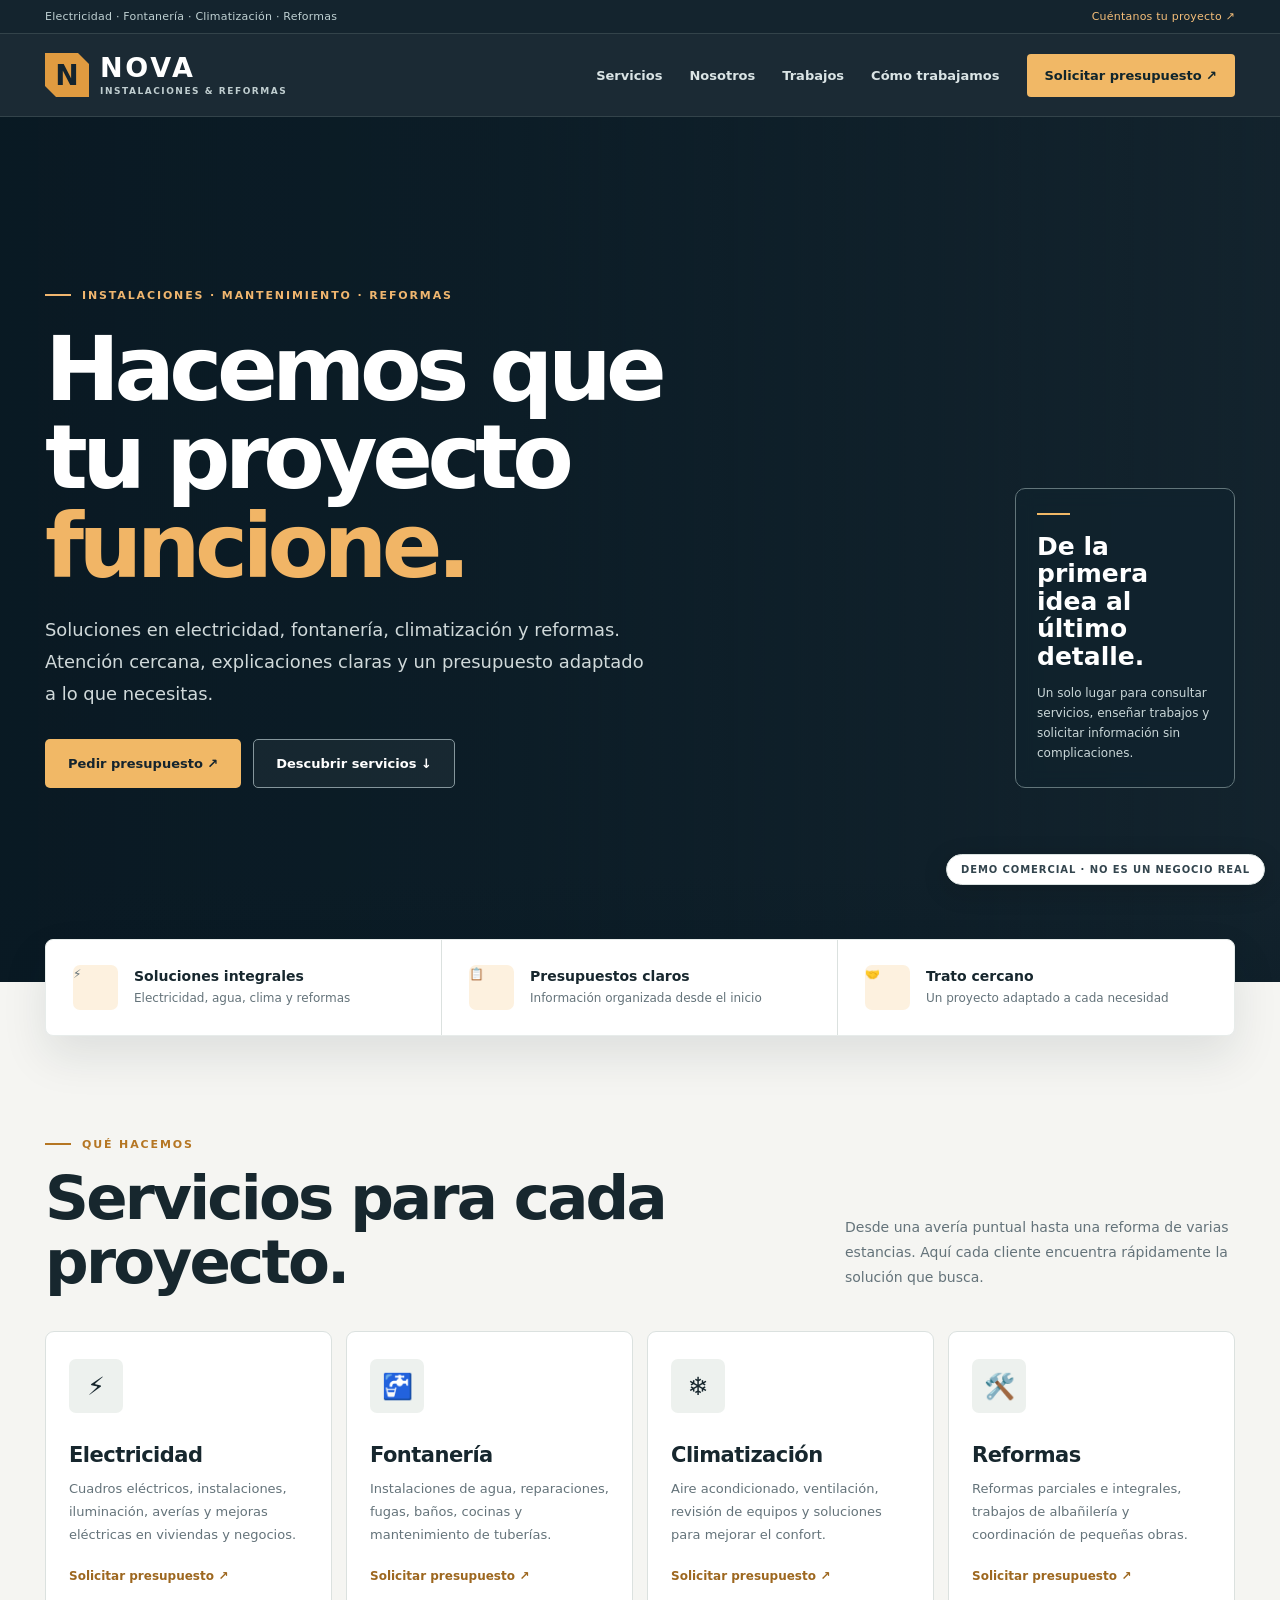
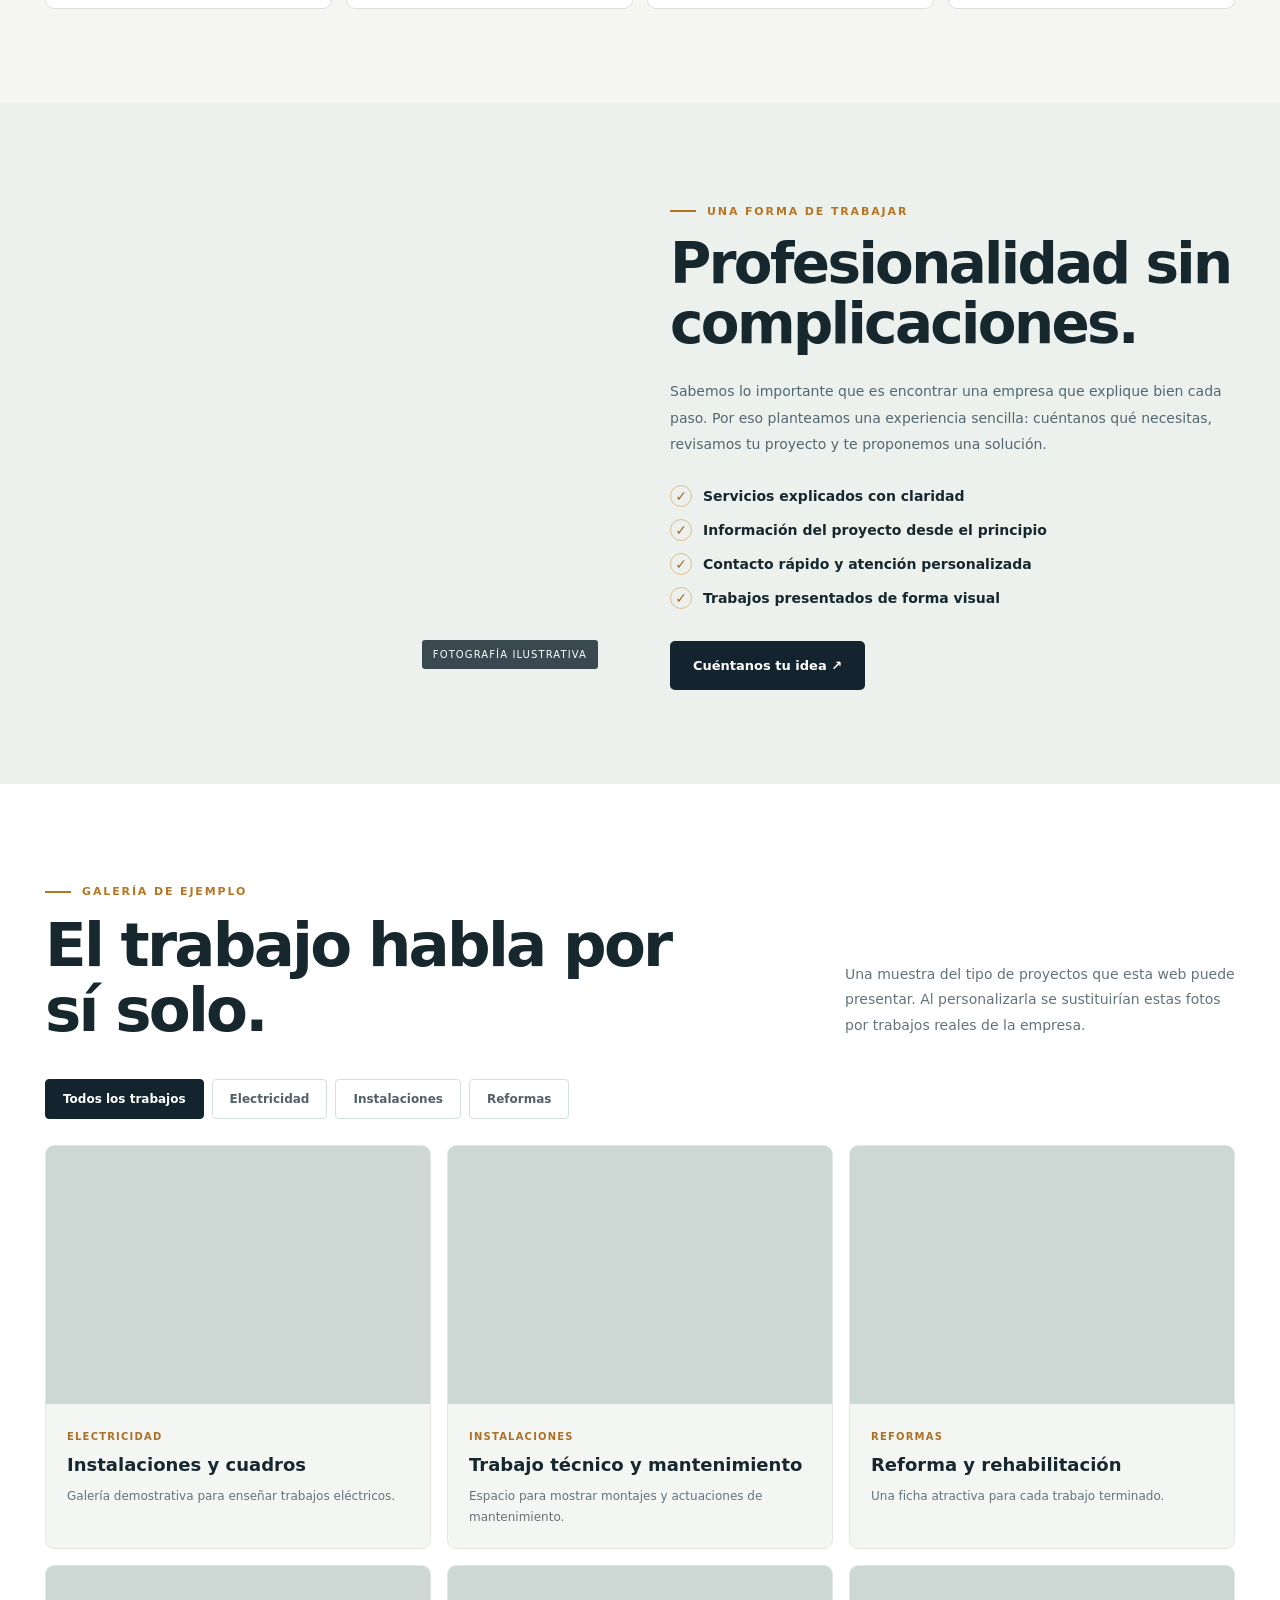
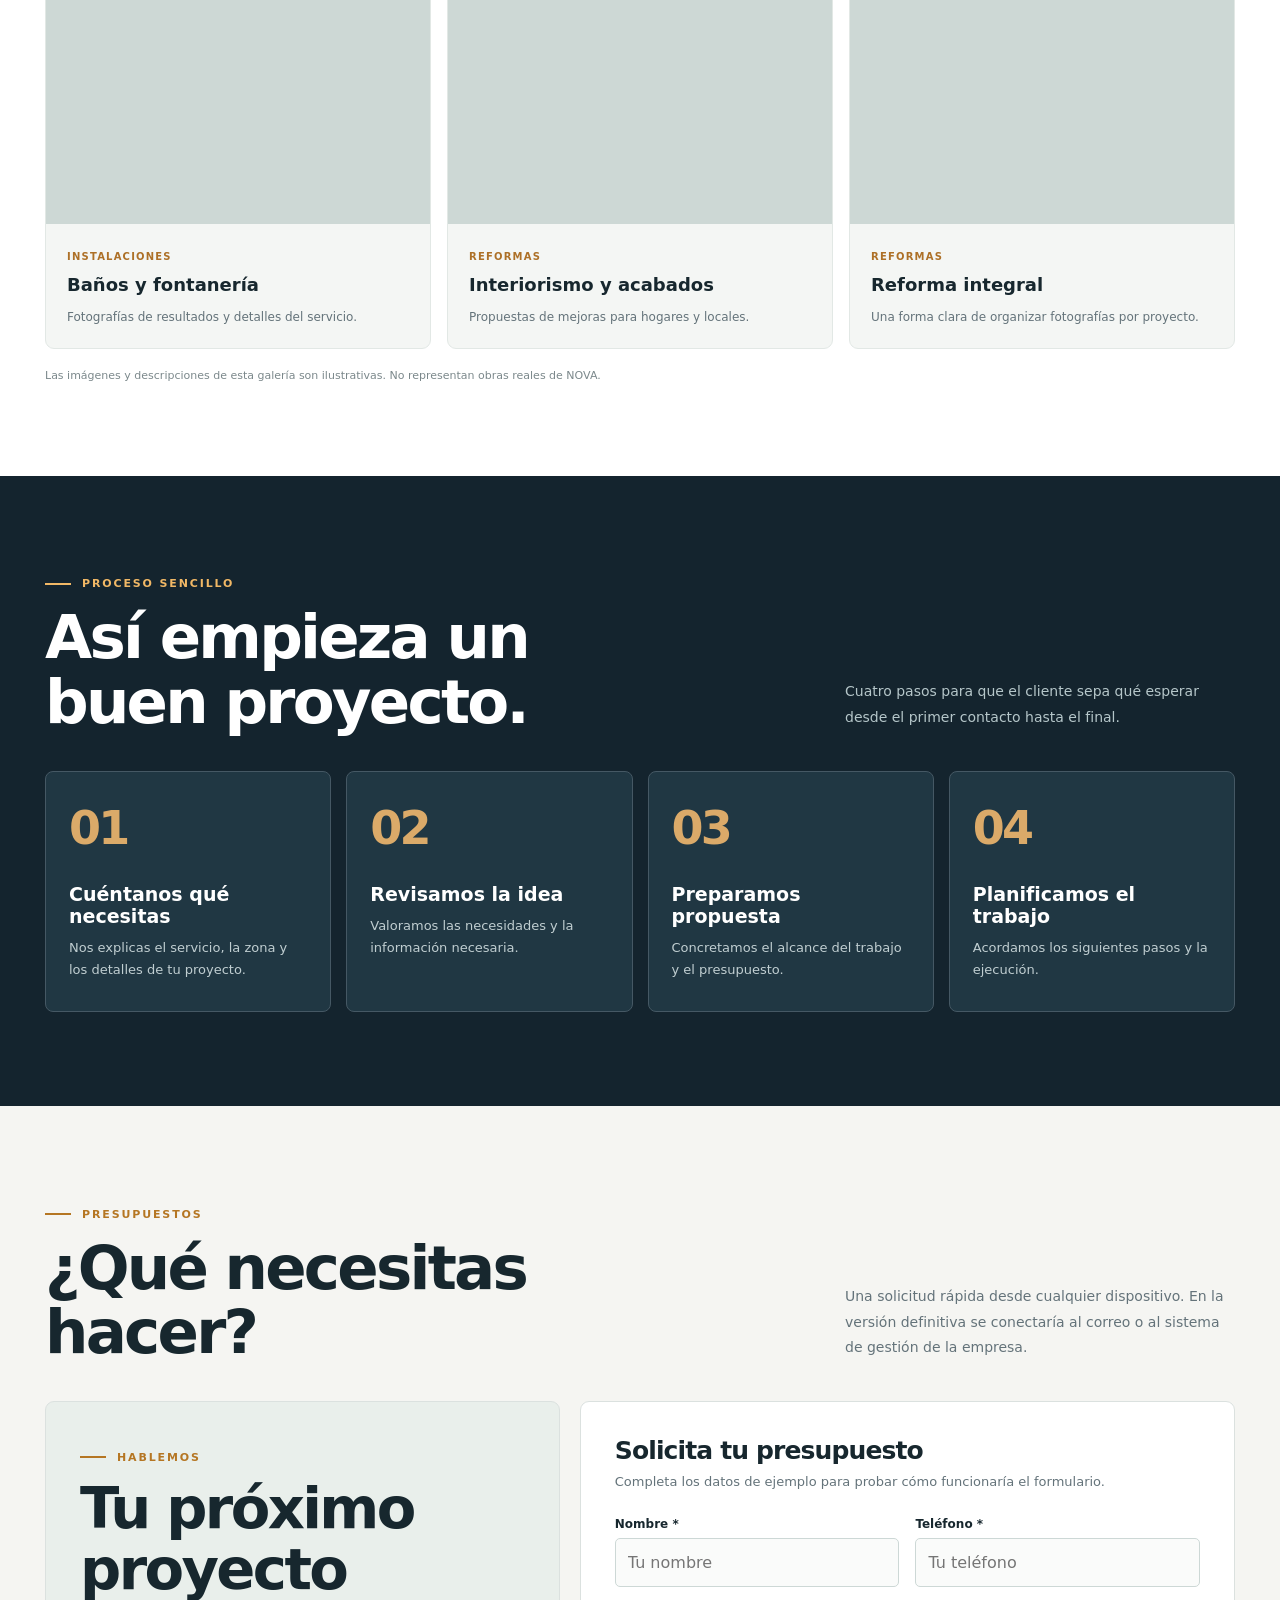
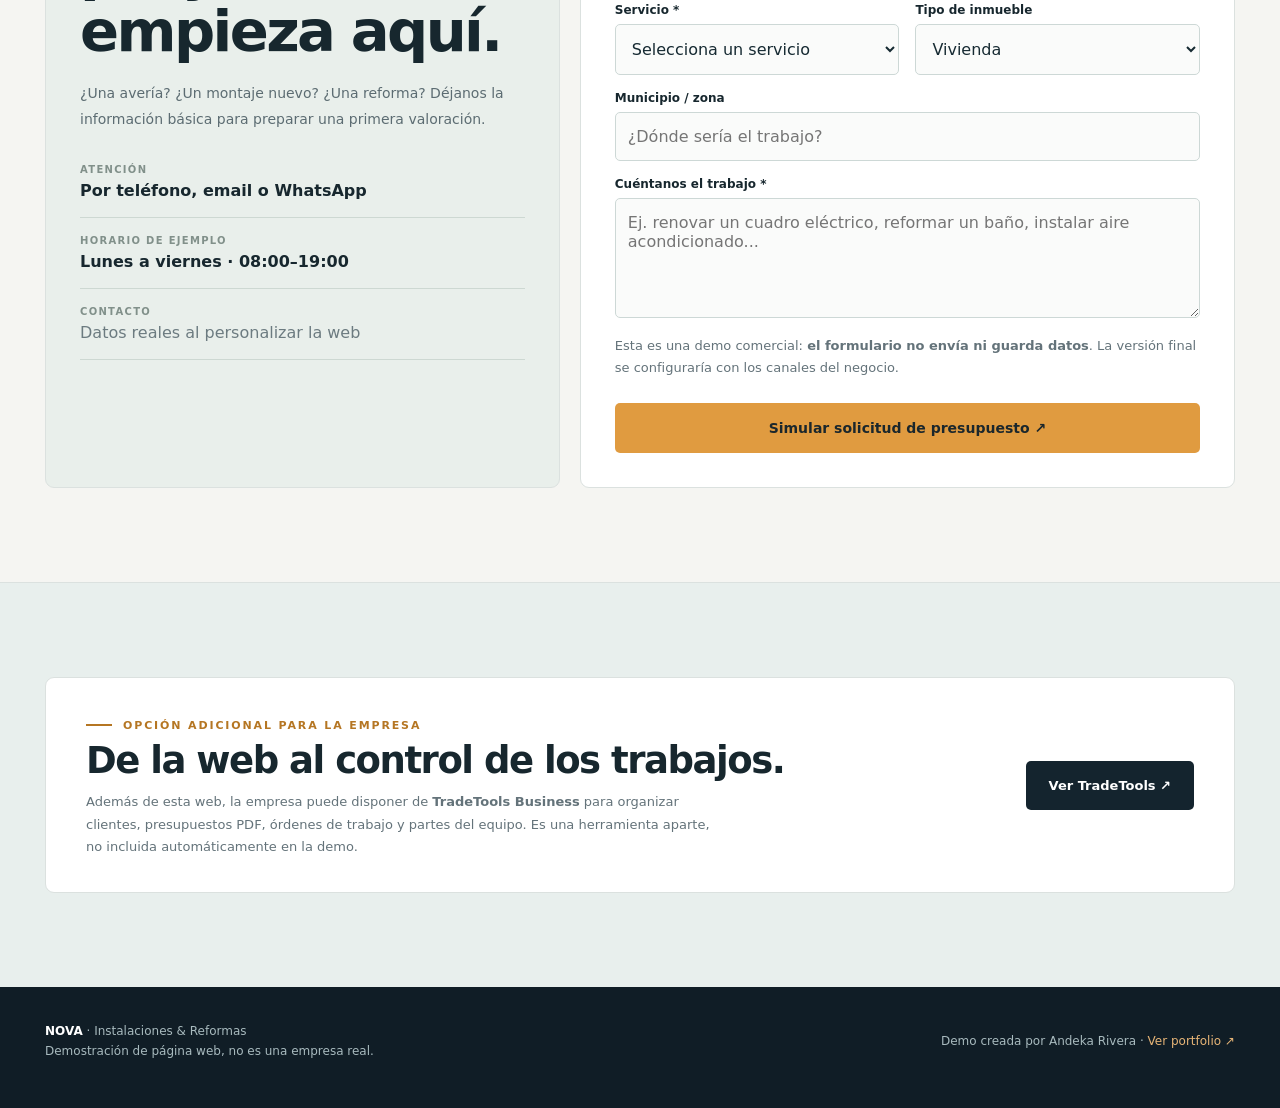
<file: nova-instalaciones.html>
<!doctype html>
<html lang="es">
<head>
<meta charset="utf-8">
<meta name="viewport" content="width=device-width, initial-scale=1">
<meta name="theme-color" content="#14242e">
<meta name="description" content="NOVA Instalaciones y Reformas. Electricidad, fontanería, climatización, mantenimiento y reformas. Demo profesional con solicitud de presupuesto.">
<title>NOVA | Instalaciones y Reformas</title>
<link rel="preconnect" href="https://images.unsplash.com">
<style>
:root{--navy:#14242e;--navy2:#1c3542;--ink:#17272e;--muted:#64737a;--cream:#f5f5f2;--white:#fff;--line:#dbe1df;--orange:#e09b40;--orange2:#f1b866;--soft:#eef2f0;--r:22px}
*,*::before,*::after{box-sizing:border-box}
html{scroll-behavior:smooth;scroll-padding-top:90px}
body{margin:0;color:var(--ink);font-family:Inter,ui-sans-serif,system-ui,-apple-system,"Segoe UI",sans-serif;background:var(--cream);overflow-x:hidden}
button,input,select,textarea{font:inherit}
a{color:inherit;text-decoration:none}
button{cursor:pointer}
img{display:block;max-width:100%}
:focus-visible{outline:3px solid var(--orange);outline-offset:3px}
.container{width:min(1190px,calc(100% - 40px));margin:auto}
.eyebrow{display:inline-flex;align-items:center;gap:11px;text-transform:uppercase;letter-spacing:.17em;font-size:11px;font-weight:800;color:#b57623}
.eyebrow:before{content:"";width:26px;height:2px;background:currentColor;display:block}
.hero-top{background:var(--navy);color:#fff}
.topbar{border-bottom:1px solid #33434a;color:#bfd0d2;font-size:11px;letter-spacing:.02em}
.topbar .container{display:flex;align-items:center;justify-content:space-between;padding:10px 0;gap:14px}
.topbar a{color:#f5be79}
header{position:sticky;top:0;z-index:50;background:rgba(20,36,46,.97);backdrop-filter:blur(14px);color:#fff;border-bottom:1px solid #33434a}
.nav{height:82px;display:flex;align-items:center;justify-content:space-between;gap:24px}
.brand{display:flex;align-items:center;gap:11px;flex-shrink:0}
.brand-symbol{display:grid;place-items:center;width:44px;height:44px;background:var(--orange);color:var(--navy);font-weight:900;font-size:28px;clip-path:polygon(0 0,75% 0,100% 25%,100% 100%,25% 100%,0 75%)}
.brand b{display:block;font-size:27px;letter-spacing:.10em;line-height:1}
.brand small{display:block;margin-top:5px;font-size:9px;letter-spacing:.17em;color:#c0ced0;font-weight:600}
.navlinks{display:flex;align-items:center;gap:27px;font-size:13px;font-weight:650;color:#dae4e5}
.navlinks a:hover{color:#f3be78}
.navlinks .navcta{color:#10252c;background:var(--orange2);border-radius:4px;padding:14px 18px;font-weight:850}
.menu-toggle{display:none;width:44px;height:44px;border:1px solid #526369;background:transparent;color:white;border-radius:7px;font-size:24px}
.mobile-nav{display:none;background:#19303a;border-top:1px solid #34505a}
.mobile-nav.open{display:grid}
.mobile-nav a{padding:15px 20px;border-bottom:1px solid #35515b;font-size:14px;font-weight:700}
.hero{min-height:638px;position:relative;overflow:hidden;background:#14242e}
.hero-bg{position:absolute;inset:0;background-image:linear-gradient(90deg,rgba(9,25,35,.98) 0%,rgba(11,28,38,.90) 40%,rgba(11,28,38,.15) 100%),url("https://images.unsplash.com/photo-1504307651254-35680f356dfd?auto=format&fit=crop&w=1800&q=85");background-position:center,center;background-size:cover}
.hero:after{content:"";position:absolute;inset:auto 0 0;height:110px;background:linear-gradient(transparent,rgba(9,25,35,.30));pointer-events:none}
.hero-content{position:relative;z-index:1;display:flex;min-height:638px;align-items:center;justify-content:space-between;gap:70px;padding:70px 0 100px}
.hero-text{max-width:735px;color:white}
.hero-text .eyebrow{color:#f0b66f}
h1,h2,h3,p{margin-top:0}
h1{font-size:clamp(48px,7vw,95px);line-height:.99;letter-spacing:-.062em;margin:23px 0 23px;font-weight:850}
h1 em{font-style:normal;color:#f1b566}
.hero-text p{font-size:clamp(15px,1.4vw,18px);line-height:1.8;color:#d0d9da;max-width:600px;margin-bottom:29px}
.hero-actions{display:flex;gap:12px;flex-wrap:wrap}
.btn{display:inline-flex;align-items:center;justify-content:center;min-height:49px;padding:15px 22px;border-radius:5px;font-size:13px;font-weight:800;border:1px solid transparent;transition:transform .16s ease,background-color .16s ease}
.btn:hover{transform:translateY(-2px)}
.btn-orange{background:var(--orange2);color:#14242e}
.btn-ghost{border-color:#85969c;background:rgba(255,255,255,.05);color:#fff}
.btn-dark{background:var(--navy);color:#fff}
.hero-side{flex:0 0 220px;align-self:flex-end;margin-bottom:0;background:rgba(17,35,46,.82);border:1px solid #62757a;backdrop-filter:blur(9px);border-radius:10px;padding:24px 21px;color:#fff}
.hero-side strong{font-size:25px;line-height:1.1;display:block;margin-bottom:14px}
.hero-side p{color:#cad7d8;font-size:12px;line-height:1.65;margin-bottom:0}
.hero-side .small-line{height:2px;width:33px;background:var(--orange2);margin-bottom:18px}
.trust-band{position:relative;z-index:2;margin-top:-43px;background:var(--white);box-shadow:0 20px 45px rgba(21,39,45,.10);border:1px solid #e7ecea;border-radius:8px;display:grid;grid-template-columns:repeat(3,1fr)}
.trust-item{display:flex;align-items:center;gap:16px;padding:25px 27px;border-right:1px solid var(--line)}
.trust-item:last-child{border-right:none}
.trust-icon{height:45px;width:45px;flex:none;display:grid;place-items:center;color:#996224;background:#fdf1df;border-radius:7px;font-size:22px}
.trust-item b{font-size:14px;display:block;margin-bottom:5px}
.trust-item span{display:block;font-size:12px;line-height:1.5;color:var(--muted)}
section{padding:94px 0}
.section-head{display:flex;justify-content:space-between;gap:55px;align-items:end;margin-bottom:36px}
.section-head h2{max-width:640px;letter-spacing:-.045em;line-height:1.06;font-size:clamp(34px,4.8vw,61px);margin:15px 0 0;font-weight:850}
.section-head>p{max-width:390px;font-size:14px;line-height:1.8;color:var(--muted);margin:0 0 5px}
.services{display:grid;grid-template-columns:repeat(4,minmax(0,1fr));gap:14px}
.service{background:white;border:1px solid var(--line);padding:27px 23px 25px;border-radius:9px;min-height:278px;display:flex;flex-direction:column;align-items:flex-start;transition:transform .2s,box-shadow .2s}
.service:hover{transform:translateY(-4px);box-shadow:0 17px 35px rgba(22,44,52,.09)}
.service-icon{display:grid;place-items:center;width:54px;height:54px;background:#edf1ee;border-radius:7px;font-size:25px;margin-bottom:30px}
.service h3{font-size:21px;line-height:1.15;letter-spacing:-.025em;margin-bottom:11px}
.service p{color:var(--muted);font-size:13px;line-height:1.75;margin-bottom:18px}
.service a{margin-top:auto;font-size:12px;font-weight:800;color:#9d671f}
.split{display:grid;grid-template-columns:1fr 1fr;gap:60px;align-items:center}
.about{background:#ecf1ee}
.about-image{min-height:475px;background:url("https://images.unsplash.com/photo-1581092921461-eab62e97a780?auto=format&fit=crop&w=1200&q=80") center/cover;border-radius:9px;position:relative}
.about-image:after{content:"FOTOGRAFÍA ILUSTRATIVA";position:absolute;right:12px;bottom:12px;font-size:10px;letter-spacing:.11em;padding:9px 11px;background:rgba(20,36,46,.82);color:#fff;border-radius:3px}
.about h2{font-size:clamp(35px,4.4vw,61px);line-height:1.07;letter-spacing:-.046em;margin:16px 0 24px}
.about p{color:#546770;font-size:14px;line-height:1.9}
.checks{padding:0;list-style:none;margin:27px 0 32px;display:grid;gap:12px}
.checks li{display:flex;align-items:center;gap:11px;font-size:14px;font-weight:650}
.checks li:before{content:"✓";color:#a16b24;border:1px solid #dfbe89;border-radius:50%;height:22px;width:22px;flex-shrink:0;display:grid;place-items:center;font-weight:900}
.portfolio{background:#fff}
.filters{display:flex;flex-wrap:wrap;gap:8px;margin-bottom:26px}
.filter{border:1px solid #d5dfdf;background:#fff;color:#516168;border-radius:4px;padding:12px 17px;font-size:12px;font-weight:800}
.filter.active{background:var(--navy);border-color:var(--navy);color:white}
.project-grid{display:grid;grid-template-columns:repeat(3,minmax(0,1fr));gap:16px}
.project{border-radius:9px;overflow:hidden;background:#f4f6f4;border:1px solid #e2e8e5}
.project[hidden]{display:none}
.project-img{height:258px;background-position:center;background-size:cover;background-color:#cdd8d5}
.project:nth-child(1) .project-img{background-image:url("https://images.unsplash.com/photo-1621905251918-48416bd8575a?auto=format&fit=crop&w=950&q=80")}
.project:nth-child(2) .project-img{background-image:url("https://images.unsplash.com/photo-1581092921461-eab62e97a780?auto=format&fit=crop&w=950&q=80")}
.project:nth-child(3) .project-img{background-image:url("https://images.unsplash.com/photo-1504307651254-35680f356dfd?auto=format&fit=crop&w=950&q=80")}
.project:nth-child(4) .project-img{background-image:url("https://images.unsplash.com/photo-1584622650111-993a426fbf0a?auto=format&fit=crop&w=950&q=80")}
.project:nth-child(5) .project-img{background-image:url("https://images.unsplash.com/photo-1600607687939-ce8a6c25118c?auto=format&fit=crop&w=950&q=80")}
.project:nth-child(6) .project-img{background-image:url("https://images.unsplash.com/photo-1600585154340-be6161a56a0c?auto=format&fit=crop&w=950&q=80")}
.project-body{padding:21px}
.project-body small{font-size:10px;letter-spacing:.12em;font-weight:850;color:#ad7027;text-transform:uppercase}
.project-body h3{font-size:18px;line-height:1.25;margin:10px 0}
.project-body p{font-size:12px;color:var(--muted);line-height:1.7;margin:0}
.photo-note{font-size:11px;color:#7b888b;margin:20px 0 0}
.process{background:var(--navy);color:#fff}
.process .eyebrow{color:var(--orange2)}
.process .section-head>p{color:#b5c6c9}
.process-grid{display:grid;grid-template-columns:repeat(4,minmax(0,1fr));gap:15px}
.step{padding:29px 23px;border:1px solid #455864;border-radius:8px;background:#203743}
.step .num{font-size:46px;letter-spacing:-.06em;font-weight:850;color:#dbaa69;display:block;margin-bottom:28px}
.step h3{font-size:19px;margin-bottom:10px}
.step p{font-size:13px;line-height:1.75;color:#c0ced1;margin-bottom:0}
.contact-grid{display:grid;grid-template-columns:.88fr 1.12fr;gap:20px;align-items:stretch}
.contact-intro{background:#e9efeb;border:1px solid var(--line);padding:41px 34px;border-radius:9px}
.contact-intro h2{font-size:clamp(35px,4.5vw,59px);line-height:1.07;letter-spacing:-.045em;margin:14px 0 19px}
.contact-intro>p{font-size:14px;color:#5c6c72;line-height:1.85}
.contact-item{padding:17px 0;border-bottom:1px solid #cdd8d2}
.contact-item small{display:block;color:#81908a;font-size:10px;text-transform:uppercase;letter-spacing:.13em;font-weight:800}
.contact-item b{display:block;font-size:16px;margin-top:6px}
.contact-item .placeholder{color:#6c7b80;font-weight:500}
.quote{background:#fff;border:1px solid var(--line);border-radius:9px;padding:34px}
.quote h3{font-size:25px;margin-bottom:6px;letter-spacing:-.035em}
.quote>p{font-size:13px;color:var(--muted);line-height:1.65;margin-bottom:25px}
.fields{display:grid;grid-template-columns:1fr 1fr;gap:16px}
.field{min-width:0;display:grid;gap:7px}
.field.full{grid-column:1/-1}
.field label{font-size:12px;font-weight:750}
.field input,.field select,.field textarea{min-width:0;width:100%;background:#fafbfa;border:1px solid #cdd8d6;color:#162a32;font-size:16px;border-radius:5px;padding:14px 12px;outline:none}
.field input:focus,.field select:focus,.field textarea:focus{border-color:#b47a2a;box-shadow:0 0 0 3px #efd3aa80}
.field textarea{min-height:120px;resize:vertical}
.form-note{color:#65767a;font-size:11px;line-height:1.7;margin:17px 0}
.submit{width:100%;padding:16px;background:var(--orange);color:#1b272c;font-weight:850;font-size:14px;border:0;border-radius:5px;min-height:50px}
.message{display:none;background:#e6f3e8;border:1px solid #a3cdae;border-radius:5px;padding:17px;margin-top:18px;font-size:13px;line-height:1.7}
.message.show{display:block}
.business-tools{background:#e8efed;border-top:1px solid var(--line)}
.tool-promo{display:flex;align-items:center;justify-content:space-between;gap:36px;background:#fff;border:1px solid var(--line);border-radius:9px;padding:33px 40px}
.tool-promo h2{font-size:clamp(25px,3vw,37px);letter-spacing:-.04em;margin:7px 0 9px}
.tool-promo p{color:var(--muted);font-size:13px;line-height:1.75;margin:0;max-width:640px}
footer{background:#101d26;color:#a8babe;padding:34px 0}
.footer-row{display:flex;justify-content:space-between;gap:18px;align-items:center;font-size:12px;line-height:1.7}
.demo-label{position:fixed;right:15px;bottom:15px;z-index:60;padding:9px 14px;font-size:10px;letter-spacing:.09em;border-radius:99px;background:#fff;box-shadow:0 6px 25px #1113;color:#33454e;font-weight:850;border:1px solid #d9e1df}
@media(max-width:1050px){.navlinks{gap:14px}.services{grid-template-columns:repeat(2,1fr)}.hero-side{display:none}.project-grid{grid-template-columns:repeat(2,1fr)}.process-grid{grid-template-columns:repeat(2,1fr)}}
@media(max-width:730px){
.container{width:calc(100% - 30px)}.topbar{display:none}.nav{height:70px}.brand b{font-size:23px}.brand small{font-size:8px}.navlinks{display:none}.menu-toggle{display:block}
.hero,.hero-content{min-height:580px}.hero-content{padding:62px 0 88px}.hero-bg{background-image:linear-gradient(90deg,rgba(9,25,35,.94),rgba(11,28,38,.64)),url("https://images.unsplash.com/photo-1504307651254-35680f356dfd?auto=format&fit=crop&w=1300&q=80")}
h1{font-size:clamp(49px,10vw,72px)}.hero-text p{font-size:15px}
.trust-band{margin-top:-30px;grid-template-columns:1fr}.trust-item{border-right:0;border-bottom:1px solid var(--line);padding:19px 21px}.trust-item:last-child{border-bottom:0}
section{padding:70px 0}.section-head{display:block}.section-head>p{margin-top:18px}
.split,.contact-grid{grid-template-columns:1fr;gap:23px}.about-image{min-height:310px;order:2}.about .split>div:last-child{order:1}
.project-grid{grid-template-columns:1fr}.project-img{height:260px}
.tool-promo{display:block;padding:25px}.tool-promo .btn{margin-top:20px}
.footer-row{display:block}.footer-row p{margin:8px 0}
.demo-label{font-size:9px;bottom:9px;right:9px}
}
@media(max-width:480px){.services,.process-grid,.fields{grid-template-columns:1fr}.field.full{grid-column:auto}.service{min-height:auto}.quote,.contact-intro{padding:25px 19px}.project-img{height:225px}.hero-actions .btn{flex:1 1 100%}.hero-content{padding-bottom:80px}}
@media(prefers-reduced-motion:reduce){html{scroll-behavior:auto}.service,.btn{transition:none}}
</style>
</head>
<body>
<div class="hero-top">
<div class="topbar"><div class="container"><span>Electricidad · Fontanería · Climatización · Reformas</span><a href="#presupuesto">Cuéntanos tu proyecto ↗</a></div></div>
</div>
<header>
<div class="container nav">
<a class="brand" href="#inicio" aria-label="NOVA Instalaciones, inicio"><span class="brand-symbol">N</span><span><b>NOVA</b><small>INSTALACIONES & REFORMAS</small></span></a>
<nav class="navlinks" aria-label="Navegación principal"><a href="#servicios">Servicios</a><a href="#nosotros">Nosotros</a><a href="#trabajos">Trabajos</a><a href="#como-trabajamos">Cómo trabajamos</a><a class="navcta" href="#presupuesto">Solicitar presupuesto ↗</a></nav>
<button class="menu-toggle" id="menuButton" type="button" aria-controls="mobileMenu" aria-expanded="false" aria-label="Abrir menú">☰</button>
</div>
<nav class="mobile-nav" id="mobileMenu" aria-label="Menú móvil">
<a href="#servicios">Servicios</a><a href="#nosotros">Nosotros</a><a href="#trabajos">Trabajos</a><a href="#como-trabajamos">Cómo trabajamos</a><a href="#presupuesto">Solicitar presupuesto</a>
</nav>
</header>
<main>
<section class="hero" id="inicio">
<div class="hero-bg" aria-hidden="true"></div>
<div class="container hero-content">
<div class="hero-text">
<span class="eyebrow">Instalaciones · Mantenimiento · Reformas</span>
<h1>Hacemos que<br>tu proyecto<br><em>funcione.</em></h1>
<p>Soluciones en electricidad, fontanería, climatización y reformas. Atención cercana, explicaciones claras y un presupuesto adaptado a lo que necesitas.</p>
<div class="hero-actions"><a class="btn btn-orange" href="#presupuesto">Pedir presupuesto ↗</a><a class="btn btn-ghost" href="#servicios">Descubrir servicios ↓</a></div>
</div>
<aside class="hero-side"><div class="small-line"></div><strong>De la primera idea al último detalle.</strong><p>Un solo lugar para consultar servicios, enseñar trabajos y solicitar información sin complicaciones.</p></aside>
</div>
</section>
<div class="container">
<div class="trust-band">
<div class="trust-item"><span class="trust-icon">⚡</span><div><b>Soluciones integrales</b><span>Electricidad, agua, clima y reformas</span></div></div>
<div class="trust-item"><span class="trust-icon">📋</span><div><b>Presupuestos claros</b><span>Información organizada desde el inicio</span></div></div>
<div class="trust-item"><span class="trust-icon">🤝</span><div><b>Trato cercano</b><span>Un proyecto adaptado a cada necesidad</span></div></div>
</div>
</div>
<section id="servicios">
<div class="container">
<div class="section-head"><div><span class="eyebrow">Qué hacemos</span><h2>Servicios para cada proyecto.</h2></div><p>Desde una avería puntual hasta una reforma de varias estancias. Aquí cada cliente encuentra rápidamente la solución que busca.</p></div>
<div class="services">
<article class="service"><div class="service-icon">⚡</div><h3>Electricidad</h3><p>Cuadros eléctricos, instalaciones, iluminación, averías y mejoras eléctricas en viviendas y negocios.</p><a href="#presupuesto" data-service="Electricidad">Solicitar presupuesto ↗</a></article>
<article class="service"><div class="service-icon">🚰</div><h3>Fontanería</h3><p>Instalaciones de agua, reparaciones, fugas, baños, cocinas y mantenimiento de tuberías.</p><a href="#presupuesto" data-service="Fontanería">Solicitar presupuesto ↗</a></article>
<article class="service"><div class="service-icon">❄️</div><h3>Climatización</h3><p>Aire acondicionado, ventilación, revisión de equipos y soluciones para mejorar el confort.</p><a href="#presupuesto" data-service="Climatización">Solicitar presupuesto ↗</a></article>
<article class="service"><div class="service-icon">🛠️</div><h3>Reformas</h3><p>Reformas parciales e integrales, trabajos de albañilería y coordinación de pequeñas obras.</p><a href="#presupuesto" data-service="Reformas">Solicitar presupuesto ↗</a></article>
</div>
</div>
</section>
<section class="about" id="nosotros">
<div class="container split">
<div class="about-image" role="img" aria-label="Imagen ilustrativa de trabajo técnico"></div>
<div>
<span class="eyebrow">Una forma de trabajar</span>
<h2>Profesionalidad sin complicaciones.</h2>
<p>Sabemos lo importante que es encontrar una empresa que explique bien cada paso. Por eso planteamos una experiencia sencilla: cuéntanos qué necesitas, revisamos tu proyecto y te proponemos una solución.</p>
<ul class="checks"><li>Servicios explicados con claridad</li><li>Información del proyecto desde el principio</li><li>Contacto rápido y atención personalizada</li><li>Trabajos presentados de forma visual</li></ul>
<a href="#presupuesto" class="btn btn-dark">Cuéntanos tu idea ↗</a>
</div>
</div>
</section>
<section class="portfolio" id="trabajos">
<div class="container">
<div class="section-head"><div><span class="eyebrow">Galería de ejemplo</span><h2>El trabajo habla por sí solo.</h2></div><p>Una muestra del tipo de proyectos que esta web puede presentar. Al personalizarla se sustituirían estas fotos por trabajos reales de la empresa.</p></div>
<div class="filters" role="group" aria-label="Filtrar galería">
<button type="button" class="filter active" data-filter="todos" aria-pressed="true">Todos los trabajos</button>
<button type="button" class="filter" data-filter="electricidad" aria-pressed="false">Electricidad</button>
<button type="button" class="filter" data-filter="instalaciones" aria-pressed="false">Instalaciones</button>
<button type="button" class="filter" data-filter="reformas" aria-pressed="false">Reformas</button>
</div>
<div class="project-grid">
<article class="project" data-category="electricidad"><div class="project-img" role="img" aria-label="Instalaciones eléctricas ilustrativas"></div><div class="project-body"><small>Electricidad</small><h3>Instalaciones y cuadros</h3><p>Galería demostrativa para enseñar trabajos eléctricos.</p></div></article>
<article class="project" data-category="instalaciones"><div class="project-img" role="img" aria-label="Técnico realizando una instalación"></div><div class="project-body"><small>Instalaciones</small><h3>Trabajo técnico y mantenimiento</h3><p>Espacio para mostrar montajes y actuaciones de mantenimiento.</p></div></article>
<article class="project" data-category="reformas"><div class="project-img" role="img" aria-label="Obra y reformas ilustrativas"></div><div class="project-body"><small>Reformas</small><h3>Reforma y rehabilitación</h3><p>Una ficha atractiva para cada trabajo terminado.</p></div></article>
<article class="project" data-category="instalaciones"><div class="project-img" role="img" aria-label="Baño con instalaciones de agua"></div><div class="project-body"><small>Instalaciones</small><h3>Baños y fontanería</h3><p>Fotografías de resultados y detalles del servicio.</p></div></article>
<article class="project" data-category="reformas"><div class="project-img" role="img" aria-label="Interior reformado"></div><div class="project-body"><small>Reformas</small><h3>Interiorismo y acabados</h3><p>Propuestas de mejoras para hogares y locales.</p></div></article>
<article class="project" data-category="reformas"><div class="project-img" role="img" aria-label="Vivienda reformada"></div><div class="project-body"><small>Reformas</small><h3>Reforma integral</h3><p>Una forma clara de organizar fotografías por proyecto.</p></div></article>
</div>
<p class="photo-note">Las imágenes y descripciones de esta galería son ilustrativas. No representan obras reales de NOVA.</p>
</div>
</section>
<section class="process" id="como-trabajamos">
<div class="container">
<div class="section-head"><div><span class="eyebrow">Proceso sencillo</span><h2>Así empieza un buen proyecto.</h2></div><p>Cuatro pasos para que el cliente sepa qué esperar desde el primer contacto hasta el final.</p></div>
<div class="process-grid">
<div class="step"><span class="num">01</span><h3>Cuéntanos qué necesitas</h3><p>Nos explicas el servicio, la zona y los detalles de tu proyecto.</p></div>
<div class="step"><span class="num">02</span><h3>Revisamos la idea</h3><p>Valoramos las necesidades y la información necesaria.</p></div>
<div class="step"><span class="num">03</span><h3>Preparamos propuesta</h3><p>Concretamos el alcance del trabajo y el presupuesto.</p></div>
<div class="step"><span class="num">04</span><h3>Planificamos el trabajo</h3><p>Acordamos los siguientes pasos y la ejecución.</p></div>
</div>
</div>
</section>
<section id="presupuesto">
<div class="container">
<div class="section-head"><div><span class="eyebrow">Presupuestos</span><h2>¿Qué necesitas hacer?</h2></div><p>Una solicitud rápida desde cualquier dispositivo. En la versión definitiva se conectaría al correo o al sistema de gestión de la empresa.</p></div>
<div class="contact-grid">
<div class="contact-intro">
<span class="eyebrow">Hablemos</span><h2>Tu próximo proyecto empieza aquí.</h2>
<p>¿Una avería? ¿Un montaje nuevo? ¿Una reforma? Déjanos la información básica para preparar una primera valoración.</p>
<div class="contact-item"><small>Atención</small><b>Por teléfono, email o WhatsApp</b></div>
<div class="contact-item"><small>Horario de ejemplo</small><b>Lunes a viernes · 08:00–19:00</b></div>
<div class="contact-item"><small>Contacto</small><b class="placeholder">Datos reales al personalizar la web</b></div>
</div>
<form id="quoteForm" class="quote">
<h3>Solicita tu presupuesto</h3>
<p>Completa los datos de ejemplo para probar cómo funcionaría el formulario.</p>
<div class="fields">
<div class="field"><label for="qname">Nombre *</label><input id="qname" name="nombre" placeholder="Tu nombre" required autocomplete="name"></div>
<div class="field"><label for="qphone">Teléfono *</label><input id="qphone" name="telefono" type="tel" placeholder="Tu teléfono" required autocomplete="tel"></div>
<div class="field"><label for="qservice">Servicio *</label><select id="qservice" name="servicio" required><option value="">Selecciona un servicio</option><option>Electricidad</option><option>Fontanería</option><option>Climatización</option><option>Reformas</option><option>Mantenimiento</option><option>Otro</option></select></div>
<div class="field"><label for="qproperty">Tipo de inmueble</label><select id="qproperty" name="inmueble"><option>Vivienda</option><option>Local comercial</option><option>Oficina</option><option>Comunidad</option><option>Otro</option></select></div>
<div class="field full"><label for="qarea">Municipio / zona</label><input id="qarea" name="zona" placeholder="¿Dónde sería el trabajo?"></div>
<div class="field full"><label for="qdesc">Cuéntanos el trabajo *</label><textarea id="qdesc" name="descripcion" required placeholder="Ej. renovar un cuadro eléctrico, reformar un baño, instalar aire acondicionado..."></textarea></div>
</div>
<p class="form-note">Esta es una demo comercial: <strong>el formulario no envía ni guarda datos</strong>. La versión final se configuraría con los canales del negocio.</p>
<button type="submit" class="submit">Simular solicitud de presupuesto ↗</button>
<div id="formMessage" class="message" role="status" aria-live="polite">✅ Vista previa completada. En esta demo no se ha enviado ni almacenado ninguna información. En una web final, la solicitud llegaría al negocio.</div>
</form>
</div>
</div>
</section>
<section class="business-tools">
<div class="container tool-promo">
<div><span class="eyebrow">Opción adicional para la empresa</span><h2>De la web al control de los trabajos.</h2><p>Además de esta web, la empresa puede disponer de <strong>TradeTools Business</strong> para organizar clientes, presupuestos PDF, órdenes de trabajo y partes del equipo. Es una herramienta aparte, no incluida automáticamente en la demo.</p></div>
<a class="btn btn-dark" href="https://andekarivera20-cpu.github.io/tradetools-business/" target="_blank" rel="noopener noreferrer">Ver TradeTools ↗</a>
</div>
</section>
</main>
<footer><div class="container footer-row"><p><strong style="color:white">NOVA</strong> · Instalaciones & Reformas<br>Demostración de página web, no es una empresa real.</p><p>Demo creada por Andeka Rivera · <a href="https://andekarivera20-cpu.github.io/Mi-portfolio/" style="color:#e7b577">Ver portfolio ↗</a></p></div></footer>
<span class="demo-label">DEMO COMERCIAL · NO ES UN NEGOCIO REAL</span>
<script>
(function(){
const btn=document.getElementById("menuButton"), mobile=document.getElementById("mobileMenu");
btn.addEventListener("click",function(){const open=mobile.classList.toggle("open");btn.setAttribute("aria-expanded",String(open));btn.textContent=open?"×":"☰";btn.setAttribute("aria-label",open?"Cerrar menú":"Abrir menú")});
mobile.querySelectorAll("a").forEach(a=>a.addEventListener("click",()=>{mobile.classList.remove("open");btn.setAttribute("aria-expanded","false");btn.textContent="☰"}));
const serviceSelect=document.getElementById("qservice");
document.querySelectorAll("[data-service]").forEach(a=>a.addEventListener("click",()=>{serviceSelect.value=a.dataset.service}));
const filters=[...document.querySelectorAll(".filter")],projects=[...document.querySelectorAll(".project")];
filters.forEach(button=>button.addEventListener("click",()=>{
filters.forEach(b=>{const active=b===button;b.classList.toggle("active",active);b.setAttribute("aria-pressed",String(active))});
projects.forEach(p=>{p.hidden=button.dataset.filter!=="todos"&&p.dataset.category!==button.dataset.filter});
}));
document.getElementById("quoteForm").addEventListener("submit",function(e){e.preventDefault();if(!this.reportValidity())return;document.getElementById("formMessage").classList.add("show");this.reset()});
})();
</script>
</body>
</html>
</file>
<file: style.css>
/* ==========================================================
   PORTFOLIO PERSONAL
   STYLE.CSS
========================================================== */

:root {
    --fondo: #090b0f;
    --fondo-2: #0d1016;
    --fondo-3: #12161d;
    --tarjeta: #11151c;

    --blanco: #f5f7f8;
    --gris: #8b929c;
    --gris-claro: #b7bdc5;

    --acento: #7cffb2;
    --acento-suave: rgba(124, 255, 178, 0.12);
    --acento-borde: rgba(124, 255, 178, 0.28);

    --borde: rgba(255, 255, 255, 0.10);
    --borde-fuerte: rgba(255, 255, 255, 0.18);

    --ancho: 1280px;

    --transicion: 0.3s ease;
}


/* ==========================================================
   RESET
========================================================== */

* {
    margin: 0;
    padding: 0;
    box-sizing: border-box;
}

html {
    scroll-behavior: smooth;
    scroll-padding-top: 85px;
}

body {
    font-family: Arial, Helvetica, sans-serif;
    background: var(--fondo);
    color: var(--blanco);
    overflow-x: hidden;
}

body.menu-abierto {
    overflow: hidden;
}

a {
    color: inherit;
    text-decoration: none;
}

button {
    font: inherit;
    cursor: pointer;
}

::selection {
    background: var(--acento);
    color: #07100b;
}

.contenedor {
    width: min(calc(100% - 60px), var(--ancho));
    margin: auto;
}


/* ==========================================================
   CURSOR DE LUZ
========================================================== */

.cursor-luz {
    position: fixed;

    width: 500px;
    height: 500px;

    left: 0;
    top: 0;

    transform: translate(-50%, -50%);

    background:
        radial-gradient(
            circle,
            rgba(124, 255, 178, 0.07),
            transparent 65%
        );

    pointer-events: none;

    z-index: 0;

    opacity: 0;

    transition: opacity 0.3s ease;
}


/* ==========================================================
   HEADER
========================================================== */

.header {
    position: fixed;

    top: 0;
    left: 0;

    width: 100%;

    z-index: 1000;

    transition:
        background var(--transicion),
        border var(--transicion);
}

.header.scrolled {
    background: rgba(9, 11, 15, 0.88);

    border-bottom: 1px solid var(--borde);

    backdrop-filter: blur(18px);
}

.header-contenedor {
    width: min(calc(100% - 70px), 1400px);

    height: 85px;

    margin: auto;

    display: flex;
    align-items: center;
    justify-content: space-between;

    gap: 35px;
}

.logo {
    position: relative;

    z-index: 1002;

    font-size: 23px;
    font-weight: 900;

    letter-spacing: 4px;
}

.logo span {
    color: var(--acento);
}


/* ==========================================================
   NAVEGACIÓN
========================================================== */

.nav {
    display: flex;
    align-items: center;

    gap: 30px;
}

.nav-link {
    position: relative;

    padding: 32px 0;

    color: var(--gris);

    font-size: 10px;
    font-weight: 700;

    letter-spacing: 1px;

    text-transform: uppercase;

    transition: color var(--transicion);
}

.nav-link::after {
    content: "";

    position: absolute;

    left: 0;
    bottom: 25px;

    width: 0;
    height: 1px;

    background: var(--acento);

    transition: width var(--transicion);
}

.nav-link:hover,
.nav-link.activo {
    color: var(--blanco);
}

.nav-link:hover::after,
.nav-link.activo::after {
    width: 100%;
}

.boton-header {
    min-height: 40px;

    padding: 0 17px;

    display: flex;
    align-items: center;

    gap: 17px;

    border: 1px solid var(--borde-fuerte);

    color: var(--blanco);

    font-size: 10px;
    font-weight: 800;

    letter-spacing: 1px;

    text-transform: uppercase;

    transition:
        background var(--transicion),
        color var(--transicion),
        border var(--transicion);
}

.boton-header:hover {
    background: var(--acento);
    color: #08110c;

    border-color: var(--acento);
}


/* ==========================================================
   HAMBURGUESA
========================================================== */

.menu-hamburguesa {
    display: none;

    position: relative;

    z-index: 1002;

    width: 42px;
    height: 42px;

    padding: 8px;

    background: transparent;

    border: 0;
}

.menu-hamburguesa span {
    display: block;

    width: 100%;
    height: 1px;

    margin: 6px 0;

    background: var(--blanco);

    transition:
        transform var(--transicion),
        opacity var(--transicion);
}

.menu-hamburguesa.activo span:nth-child(1) {
    transform: translateY(7px) rotate(45deg);
}

.menu-hamburguesa.activo span:nth-child(2) {
    opacity: 0;
}

.menu-hamburguesa.activo span:nth-child(3) {
    transform: translateY(-7px) rotate(-45deg);
}


/* ==========================================================
   HERO
========================================================== */

.hero {
    position: relative;

    min-height: 100vh;

    display: flex;
    align-items: center;

    padding: 145px 0 75px;

    overflow: hidden;

    background:
        radial-gradient(
            circle at 75% 35%,
            rgba(124, 255, 178, 0.08),
            transparent 30%
        ),
        var(--fondo);
}

.hero-grid-fondo {
    position: absolute;

    inset: 0;

    background-image:
        linear-gradient(
            rgba(255, 255, 255, 0.025) 1px,
            transparent 1px
        ),
        linear-gradient(
            90deg,
            rgba(255, 255, 255, 0.025) 1px,
            transparent 1px
        );

    background-size: 70px 70px;

    mask-image:
        linear-gradient(
            to bottom,
            black,
            transparent 90%
        );
}

.hero-orbe {
    position: absolute;

    border-radius: 50%;

    filter: blur(1px);

    border: 1px solid rgba(124, 255, 178, 0.08);
}

.hero-orbe-1 {
    width: 700px;
    height: 700px;

    right: -300px;
    top: 70px;
}

.hero-orbe-2 {
    width: 430px;
    height: 430px;

    right: -80px;
    top: 200px;
}

.hero-contenido {
    position: relative;

    z-index: 2;
}

.hero-superior {
    display: flex;
    justify-content: space-between;
    align-items: center;

    margin-bottom: 80px;
}

.estado {
    display: flex;
    align-items: center;

    gap: 10px;

    color: var(--gris-claro);

    font-size: 10px;

    letter-spacing: 1px;

    text-transform: uppercase;
}

.punto-estado {
    width: 7px;
    height: 7px;

    background: var(--acento);

    border-radius: 50%;

    box-shadow:
        0 0 15px var(--acento);

    animation: pulso 2s infinite;
}

@keyframes pulso {

    0%,
    100% {
        opacity: 1;
    }

    50% {
        opacity: 0.35;
    }
}

.hero-numero {
    color: #555d67;

    font-size: 9px;

    letter-spacing: 2px;
}

.hero-etiqueta {
    margin-bottom: 22px;

    color: var(--acento);

    font-size: 10px;
    font-weight: 800;

    letter-spacing: 2.5px;
}

.hero h1 {
    max-width: 1150px;

    font-size: clamp(68px, 9vw, 135px);

    font-weight: 400;

    line-height: 0.86;

    letter-spacing: -7px;
}

.hero h1 span {
    color: transparent;

    -webkit-text-stroke:
        1px rgba(245, 247, 248, 0.5);
}

.hero-inferior {
    margin-top: 55px;

    display: flex;
    justify-content: space-between;
    align-items: end;

    gap: 50px;
}

.hero-descripcion {
    max-width: 520px;

    color: var(--gris);

    font-size: 15px;

    line-height: 1.8;
}

.hero-botones {
    display: flex;

    gap: 10px;
}

.boton-principal,
.boton-secundario {
    min-height: 55px;

    padding: 0 23px;

    display: inline-flex;
    align-items: center;
    justify-content: space-between;

    gap: 35px;

    font-size: 9px;
    font-weight: 900;

    letter-spacing: 1.3px;

    text-transform: uppercase;

    transition:
        background var(--transicion),
        color var(--transicion),
        transform var(--transicion);
}

.boton-principal {
    background: var(--acento);
    color: #07110b;
}

.boton-principal:hover {
    transform: translateY(-3px);

    background: #a0ffc6;
}

.boton-secundario {
    border: 1px solid var(--borde-fuerte);

    color: var(--gris-claro);
}

.boton-secundario:hover {
    color: var(--blanco);

    border-color: var(--blanco);
}

.hero-tecnologias {
    display: flex;
    flex-wrap: wrap;

    gap: 10px;

    margin-top: 75px;
}

.hero-tecnologias span {
    padding: 8px 12px;

    border: 1px solid var(--borde);

    color: #626a74;

    font-size: 8px;
    font-weight: 800;

    letter-spacing: 1.3px;
}

.scroll-indicador {
    position: absolute;

    right: 35px;
    bottom: 40px;

    z-index: 2;

    display: flex;
    flex-direction: column;
    align-items: center;

    gap: 12px;
}

.scroll-indicador span {
    writing-mode: vertical-rl;

    color: #4f5660;

    font-size: 7px;

    letter-spacing: 2px;
}

.scroll-indicador div {
    width: 1px;
    height: 50px;

    background:
        linear-gradient(
            var(--acento),
            transparent
        );
}


/* ==========================================================
   FRASE
========================================================== */

.frase {
    padding: 150px 0;

    background: var(--blanco);
}

.frase p {
    max-width: 1100px;

    color: #14171c;

    font-size: clamp(38px, 5vw, 67px);

    font-weight: 400;

    line-height: 1.15;

    letter-spacing: -3px;
}

.frase p span {
    color: #278554;
}

.frase p strong {
    font-weight: 700;
}


/* ==========================================================
   CABECERAS
========================================================== */

.cabecera-seccion {
    display: grid;

    grid-template-columns:
        200px 1fr 300px;

    gap: 50px;

    align-items: end;

    margin-bottom: 85px;
}

.numero-seccion {
    display: block;

    margin-bottom: 8px;

    color: var(--acento);

    font-size: 10px;
}

.etiqueta-seccion {
    color: var(--gris);

    font-size: 9px;
    font-weight: 800;

    letter-spacing: 1.7px;
}

.cabecera-seccion h2 {
    font-size: clamp(55px, 7vw, 95px);

    font-weight: 400;

    line-height: 0.95;

    letter-spacing: -5px;
}

.cabecera-seccion > p {
    color: var(--gris);

    font-size: 13px;

    line-height: 1.7;
}


/* ==========================================================
   PROYECTOS
========================================================== */

.proyectos {
    padding: 140px 0;

    background: var(--fondo-2);
}

.proyecto {
    display: grid;

    grid-template-columns:
        1.2fr 0.8fr;

    gap: 70px;

    align-items: center;

    padding: 90px 0;

    border-top: 1px solid var(--borde);
}

.proyecto:last-child {
    border-bottom: 1px solid var(--borde);
}

.proyecto-invertido
.proyecto-visual {
    order: 2;
}

.proyecto-invertido
.proyecto-info {
    order: 1;
}


/* ==========================================================
   VISUAL DE PROYECTOS
========================================================== */

.proyecto-visual {
    position: relative;

    min-height: 530px;

    padding: 60px;

    display: flex;
    align-items: center;
    justify-content: center;

    overflow: hidden;
}

.proyecto-taller {
    background:
        linear-gradient(
            135deg,
            #1d2229,
            #3b434c
        );
}

.proyecto-brasa {
    background:
        radial-gradient(
            circle at 80% 20%,
            rgba(255, 103, 31, 0.25),
            transparent 30%
        ),
        #160d09;
}

.proyecto-nortea {
    background:
        radial-gradient(
            circle at 80% 20%,
            rgba(88, 150, 128, 0.28),
            transparent 35%
        ),
        #0d2923;
}

.proyecto-numero {
    position: absolute;

    left: 25px;
    top: 20px;

    color: rgba(255, 255, 255, 0.28);

    font-size: 10px;

    letter-spacing: 2px;
}


/* ==========================================================
   MOCKUPS
========================================================== */

.mockup-navegador {
    width: min(100%, 620px);

    background: #fff;

    box-shadow:
        0 35px 80px rgba(0, 0, 0, 0.35);

    transform: rotate(-2deg);

    transition:
        transform 0.6s ease;
}

.proyecto:hover
.mockup-navegador {
    transform:
        rotate(0deg)
        scale(1.025);
}

.proyecto-invertido
.mockup-navegador {
    transform: rotate(2deg);
}

.proyecto-invertido:hover
.mockup-navegador {
    transform:
        rotate(0deg)
        scale(1.025);
}

.mockup-barra {
    height: 35px;

    padding: 0 13px;

    display: flex;
    align-items: center;

    background: #eceeef;

    color: #8b8f94;
}

.mockup-barra > div {
    display: flex;

    gap: 5px;
}

.mockup-barra > div span {
    width: 6px;
    height: 6px;

    border-radius: 50%;

    background: #b6babd;
}

.mockup-barra p {
    margin: auto;

    padding-right: 35px;

    font-size: 7px;

    letter-spacing: 1px;
}

.mockup-pantalla {
    min-height: 340px;

    padding: 55px;

    display: flex;
    flex-direction: column;
    justify-content: center;
}

.taller-preview {
    background:
        linear-gradient(
            120deg,
            rgba(8, 12, 17, 0.95),
            rgba(25, 31, 38, 0.85)
        );

    color: #fff;
}

.brasa-preview {
    background:
        radial-gradient(
            circle at 90% 70%,
            rgba(255, 81, 0, 0.28),
            transparent 35%
        ),
        #160c08;

    color: #f8ede6;
}

.nortea-preview {
    background:
        linear-gradient(
            130deg,
            #0c2922,
            #245c4c
        );

    color: white;
}

.mockup-pantalla > span {
    margin-bottom: 20px;

    font-size: 7px;
    font-weight: 800;

    letter-spacing: 2px;

    opacity: 0.6;
}

.mockup-pantalla h3 {
    font-size: clamp(34px, 4vw, 55px);

    font-weight: 400;

    line-height: 0.95;

    letter-spacing: -2px;
}

.linea-preview {
    width: 70px;
    height: 2px;

    margin-top: 30px;

    background: currentColor;

    opacity: 0.4;
}

.mini-buscador {
    max-width: 390px;

    margin-top: 35px;

    display: grid;

    grid-template-columns:
        1fr 1fr auto;

    background: white;

    color: #333;
}

.mini-buscador span,
.mini-buscador strong {
    padding: 15px;

    font-size: 7px;
}

.mini-buscador span {
    border-right: 1px solid #ddd;
}

.mini-buscador strong {
    background: #0e2e27;
    color: white;
}


/* ==========================================================
   INFORMACIÓN PROYECTOS
========================================================== */

.proyecto-info {
    display: flex;
    flex-direction: column;

    gap: 35px;
}

.tipo-proyecto {
    display: block;

    margin-bottom: 15px;

    color: var(--acento);

    font-size: 8px;
    font-weight: 800;

    letter-spacing: 1.7px;
}

.proyecto-info h3 {
    margin-bottom: 20px;

    font-size: clamp(40px, 5vw, 67px);

    font-weight: 400;

    letter-spacing: -3px;
}

.proyecto-info p {
    color: var(--gris);

    font-size: 14px;

    line-height: 1.8;
}

.proyecto-stack {
    display: flex;
    flex-wrap: wrap;

    gap: 7px;
}

.proyecto-stack span {
    padding: 7px 10px;

    border: 1px solid var(--borde);

    color: #777f89;

    font-size: 8px;
    font-weight: 800;

    letter-spacing: 0.7px;

    text-transform: uppercase;
}

.proyecto-acciones {
    display: flex;

    gap: 10px;
}

.boton-proyecto,
.boton-codigo {
    min-height: 48px;

    padding: 0 18px;

    display: inline-flex;
    align-items: center;
    justify-content: space-between;

    gap: 25px;

    font-size: 9px;
    font-weight: 900;

    letter-spacing: 1px;

    text-transform: uppercase;

    transition:
        background var(--transicion),
        color var(--transicion),
        border var(--transicion),
        transform var(--transicion);
}

.boton-proyecto {
    background: var(--acento);
    color: #08110c;
}

.boton-proyecto:hover {
    background: #a1ffc6;

    transform: translateY(-3px);
}

.boton-codigo {
    border: 1px solid var(--borde-fuerte);

    color: var(--gris-claro);
}

.boton-codigo:hover {
    border-color: var(--blanco);

    color: var(--blanco);
}


/* ==========================================================
   SOBRE MÍ
========================================================== */

.sobre-mi {
    padding: 140px 0;

    background: var(--blanco);
    color: #11151a;
}

.sobre-mi
.cabecera-seccion h2 {
    color: #11151a;
}

.sobre-mi
.numero-seccion {
    color: #278554;
}

.sobre-mi
.etiqueta-seccion {
    color: #7b8187;
}

.sobre-mi-grid {
    display: grid;

    grid-template-columns:
        1.3fr 0.7fr;

    gap: 100px;

    padding-top: 65px;

    border-top: 1px solid #dfe2e3;
}

.sobre-mi-grande p {
    font-size: clamp(30px, 4vw, 52px);

    line-height: 1.2;

    letter-spacing: -2px;
}

.sobre-mi-grande span {
    color: #278554;
}

.sobre-mi-textos {
    padding-top: 10px;
}

.sobre-mi-textos p {
    margin-bottom: 25px;

    color: #737980;

    font-size: 14px;

    line-height: 1.8;
}

.datos-personales {
    display: grid;

    grid-template-columns:
        repeat(4, 1fr);

    margin-top: 100px;

    border-top: 1px solid #dfe2e3;
    border-bottom: 1px solid #dfe2e3;
}

.dato {
    min-height: 180px;

    padding: 25px;

    border-right: 1px solid #dfe2e3;
}

.dato:last-child {
    border-right: 0;
}

.dato > span {
    display: block;

    margin-bottom: 35px;

    color: #9ca1a5;

    font-size: 9px;
}

.dato p {
    margin-bottom: 9px;

    color: #92979c;

    font-size: 8px;
    font-weight: 800;

    letter-spacing: 1px;
}

.dato strong {
    font-size: 15px;

    line-height: 1.5;
}


/* ==========================================================
   HABILIDADES
========================================================== */

.habilidades {
    padding: 140px 0;

    background: var(--fondo);
}

.habilidades-grid {
    display: grid;

    grid-template-columns:
        repeat(3, 1fr);

    border-top: 1px solid var(--borde);
    border-bottom: 1px solid var(--borde);
}

.habilidad-bloque {
    padding: 40px;

    border-right: 1px solid var(--borde);
}

.habilidad-bloque:last-child {
    border-right: 0;
}

.habilidad-numero {
    color: var(--acento);

    font-size: 9px;
}

.habilidad-bloque h3 {
    margin: 25px 0 45px;

    font-size: 28px;
    font-weight: 400;

    letter-spacing: -1px;
}

.lista-habilidades > div {
    padding: 15px 0;

    display: flex;
    justify-content: space-between;
    align-items: center;

    gap: 20px;

    border-top: 1px solid var(--borde);
}

.lista-habilidades span {
    color: var(--gris-claro);

    font-size: 12px;
}

.lista-habilidades small {
    color: #4e555e;

    font-size: 7px;
    font-weight: 800;

    letter-spacing: 1px;
}


/* ==========================================================
   PROCESO
========================================================== */

.proceso {
    padding: 140px 0;

    background: var(--fondo-3);
}

.proceso-titulo {
    display: flex;
    justify-content: space-between;
    align-items: end;

    gap: 50px;

    margin-bottom: 70px;
}

.proceso-titulo > span {
    color: var(--acento);

    font-size: 8px;
    font-weight: 800;

    letter-spacing: 2px;
}

.proceso-titulo h2 {
    font-size: clamp(45px, 6vw, 80px);

    font-weight: 400;

    letter-spacing: -4px;
}

.pasos {
    display: grid;

    grid-template-columns:
        repeat(4, 1fr);

    border-top: 1px solid var(--borde);
    border-bottom: 1px solid var(--borde);
}

.paso {
    min-height: 290px;

    padding: 30px;

    border-right: 1px solid var(--borde);
}

.paso:last-child {
    border-right: 0;
}

.paso > span {
    color: var(--acento);

    font-size: 9px;
}

.paso h3 {
    margin: 75px 0 15px;

    font-size: 24px;
    font-weight: 400;
}

.paso p {
    color: var(--gris);

    font-size: 12px;

    line-height: 1.7;
}


/* ==========================================================
   CONTACTO
========================================================== */

.contacto {
    position: relative;

    min-height: 720px;

    padding: 150px 0;

    display: flex;
    align-items: center;

    overflow: hidden;

    background: var(--acento);
    color: #07110b;
}

.contacto-fondo {
    position: absolute;

    width: 750px;
    height: 750px;

    right: -250px;
    top: -200px;

    border: 1px solid rgba(0, 0, 0, 0.12);

    border-radius: 50%;
}

.contacto-fondo::after {
    content: "";

    position: absolute;

    width: 500px;
    height: 500px;

    left: 125px;
    top: 125px;

    border: 1px solid rgba(0, 0, 0, 0.10);

    border-radius: 50%;
}

.contacto-contenido {
    position: relative;

    z-index: 2;
}

.contacto-numero {
    display: block;

    margin-bottom: 40px;

    font-size: 9px;
    font-weight: 800;

    letter-spacing: 2px;
}

.contacto h2 {
    max-width: 1100px;

    font-size: clamp(70px, 9vw, 130px);

    font-weight: 400;

    line-height: 0.88;

    letter-spacing: -7px;
}

.contacto h2 span {
    color: transparent;

    -webkit-text-stroke:
        1px rgba(7, 17, 11, 0.55);
}

.contacto-contenido > p {
    max-width: 500px;

    margin-top: 40px;

    color: rgba(7, 17, 11, 0.65);

    font-size: 14px;

    line-height: 1.8;
}

.contacto-botones {
    display: flex;

    gap: 10px;

    margin-top: 35px;
}

.boton-contacto,
.boton-contacto-secundario {
    min-height: 55px;

    padding: 0 22px;

    display: inline-flex;
    align-items: center;
    justify-content: space-between;

    gap: 35px;

    font-size: 9px;
    font-weight: 900;

    letter-spacing: 1px;

    text-transform: uppercase;

    transition:
        transform var(--transicion),
        background var(--transicion);
}

.boton-contacto {
    background: #07110b;
    color: var(--blanco);
}

.boton-contacto:hover {
    transform: translateY(-3px);
}

.boton-contacto-secundario {
    border: 1px solid rgba(7, 17, 11, 0.35);
}

.boton-contacto-secundario:hover {
    background: rgba(7, 17, 11, 0.08);
}


/* ==========================================================
   FOOTER
========================================================== */

footer {
    padding: 45px 0;

    background: #06080b;

    border-top: 1px solid var(--borde);
}

.footer-contenido {
    display: flex;
    justify-content: space-between;
    align-items: end;

    gap: 50px;
}

.logo-footer {
    display: inline-block;

    margin-bottom: 12px;
}

.footer-contenido p,
.footer-contenido a:not(.logo) {
    color: #545b64;

    font-size: 9px;
}

.footer-derecha {
    display: flex;
    align-items: center;

    gap: 40px;
}

.footer-derecha a {
    transition: color var(--transicion);
}

.footer-derecha a:hover {
    color: var(--blanco) !important;
}


/* ==========================================================
   NOTIFICACIÓN
========================================================== */

.notificacion {
    position: fixed;

    right: 25px;
    bottom: 25px;

    z-index: 2000;

    padding: 15px 20px;

    background: var(--blanco);
    color: #111;

    font-size: 10px;
    font-weight: 800;

    box-shadow:
        0 15px 50px rgba(0, 0, 0, 0.3);

    opacity: 0;
    visibility: hidden;

    transform: translateY(25px);

    transition:
        opacity var(--transicion),
        visibility var(--transicion),
        transform var(--transicion);
}

.notificacion.visible {
    opacity: 1;
    visibility: visible;

    transform: translateY(0);
}


/* ==========================================================
   ANIMACIONES
========================================================== */

.revelar {
    opacity: 0;

    transform: translateY(35px);

    transition:
        opacity 0.8s ease,
        transform 0.8s ease;
}

.revelar.visible {
    opacity: 1;

    transform: translateY(0);
}


/* ==========================================================
   TABLET
========================================================== */

@media (max-width: 1050px) {

    .header-contenedor {
        width: calc(100% - 40px);
    }

    .nav {
        gap: 17px;
    }

    .boton-header {
        display: none;
    }

    .cabecera-seccion {
        grid-template-columns:
            130px 1fr;
    }

    .cabecera-seccion > p {
        grid-column: 2;
    }

    .proyecto {
        gap: 40px;
    }

    .proyecto-visual {
        min-height: 450px;

        padding: 40px;
    }

    .sobre-mi-grid {
        gap: 55px;
    }

    .datos-personales {
        grid-template-columns:
            repeat(2, 1fr);
    }

    .dato:nth-child(2) {
        border-right: 0;
    }

    .dato:nth-child(-n + 2) {
        border-bottom:
            1px solid #dfe2e3;
    }

}


/* ==========================================================
   MÓVIL
========================================================== */

@media (max-width: 820px) {

    .contenedor {
        width: calc(100% - 36px);
    }

    .cursor-luz {
        display: none;
    }


    /* HEADER */

    .header-contenedor {
        width: calc(100% - 36px);

        height: 70px;
    }

    .menu-hamburguesa {
        display: block;
    }

    .nav {
        position: fixed;

        top: 0;
        right: -100%;

        width: 100%;
        height: 100vh;

        padding: 120px 8% 50px;

        flex-direction: column;
        align-items: flex-start;

        gap: 0;

        background: rgba(7, 9, 13, 0.99);

        z-index: 1001;

        transition: right 0.45s ease;
    }

    .nav.activo {
        right: 0;
    }

    .nav-link {
        width: 100%;

        padding: 18px 0;

        border-bottom: 1px solid var(--borde);

        color: var(--blanco);

        font-size: 20px;
        font-weight: 400;

        text-transform: none;
    }

    .nav-link::after {
        display: none;
    }


    /* HERO */

    .hero {
        min-height: auto;

        padding: 130px 0 80px;
    }

    .hero-superior {
        margin-bottom: 60px;
    }

    .hero-numero {
        display: none;
    }

    .hero h1 {
        font-size: clamp(58px, 16vw, 90px);

        line-height: 0.9;

        letter-spacing: -4px;
    }

    .hero-inferior {
        display: block;

        margin-top: 40px;
    }

    .hero-botones {
        margin-top: 30px;
    }

    .hero-tecnologias {
        margin-top: 55px;
    }

    .scroll-indicador {
        display: none;
    }


    /* FRASE */

    .frase {
        padding: 100px 0;
    }


    /* CABECERA */

    .cabecera-seccion {
        display: block;

        margin-bottom: 60px;
    }

    .cabecera-seccion h2 {
        margin: 25px 0;

        font-size: 60px;
    }


    /* PROYECTOS */

    .proyectos {
        padding: 100px 0;
    }

    .proyecto {
        grid-template-columns: 1fr;

        gap: 45px;

        padding: 70px 0;
    }

    .proyecto-invertido
    .proyecto-visual,
    .proyecto-invertido
    .proyecto-info {
        order: initial;
    }

    .proyecto-visual {
        min-height: 420px;

        padding: 35px;
    }

    .mockup-pantalla {
        min-height: 290px;

        padding: 35px;
    }


    /* SOBRE MÍ */

    .sobre-mi {
        padding: 100px 0;
    }

    .sobre-mi-grid {
        grid-template-columns: 1fr;

        gap: 35px;
    }


    /* HABILIDADES */

    .habilidades {
        padding: 100px 0;
    }

    .habilidades-grid {
        grid-template-columns: 1fr;
    }

    .habilidad-bloque {
        border-right: 0;

        border-bottom: 1px solid var(--borde);
    }

    .habilidad-bloque:last-child {
        border-bottom: 0;
    }


    /* PROCESO */

    .proceso {
        padding: 100px 0;
    }

    .proceso-titulo {
        display: block;
    }

    .proceso-titulo h2 {
        margin-top: 20px;
    }

    .pasos {
        grid-template-columns:
            repeat(2, 1fr);
    }

    .paso:nth-child(2) {
        border-right: 0;
    }

    .paso:nth-child(-n + 2) {
        border-bottom: 1px solid var(--borde);
    }


    /* CONTACTO */

    .contacto {
        min-height: 600px;

        padding: 100px 0;
    }

    .contacto h2 {
        font-size: clamp(65px, 16vw, 100px);

        letter-spacing: -5px;
    }


    /* FOOTER */

    .footer-contenido {
        flex-direction: column;
        align-items: flex-start;
    }

}


/* ==========================================================
   MÓVIL PEQUEÑO
========================================================== */

@media (max-width: 520px) {

    .hero h1 {
        font-size: 56px;
    }

    .hero-etiqueta {
        font-size: 8px;
    }

    .hero-botones {
        flex-direction: column;
    }

    .boton-principal,
    .boton-secundario {
        width: 100%;
    }

    .frase p {
        font-size: 34px;

        letter-spacing: -2px;
    }

    .cabecera-seccion h2 {
        font-size: 50px;
    }

    .proyecto-visual {
        min-height: 330px;

        padding: 25px 15px;
    }

    .mockup-pantalla {
        min-height: 230px;

        padding: 25px;
    }

    .mockup-pantalla h3 {
        font-size: 35px;
    }

    .mini-buscador {
        display: none;
    }

    .proyecto-acciones {
        flex-direction: column;
    }

    .boton-proyecto,
    .boton-codigo {
        width: 100%;
    }

    .datos-personales {
        grid-template-columns: 1fr;
    }

    .dato,
    .dato:nth-child(2) {
        border-right: 0;
        border-bottom: 1px solid #dfe2e3;
    }

    .dato:last-child {
        border-bottom: 0;
    }

    .pasos {
        grid-template-columns: 1fr;
    }

    .paso,
    .paso:nth-child(2) {
        border-right: 0;
        border-bottom: 1px solid var(--borde);
    }

    .paso:last-child {
        border-bottom: 0;
    }

    .contacto h2 {
        font-size: 58px;
    }

    .contacto-botones {
        flex-direction: column;
    }

    .boton-contacto,
    .boton-contacto-secundario {
        width: 100%;
    }

    .footer-derecha {
        flex-direction: column;
        align-items: flex-start;

        gap: 12px;
    }

    .notificacion {
        left: 15px;
        right: 15px;
        bottom: 15px;

        text-align: center;
    }

}


/* ==========================================================
   ACCESIBILIDAD
========================================================== */

@media (prefers-reduced-motion: reduce) {

    html {
        scroll-behavior: auto;
    }

    *,
    *::before,
    *::after {
        animation-duration: 0.01ms !important;
        animation-iteration-count: 1 !important;
        transition-duration: 0.01ms !important;
    }

    .revelar {
        opacity: 1;
        transform: none;
    }

}

/* ==========================================================
   PORTFOLIO 2026 · PROYECTOS ACTUALES
========================================================== */

.portfolio-grid {
    display: grid;
    grid-template-columns: repeat(2, minmax(0, 1fr));
    gap: 26px;
}

.portfolio-card {
    overflow: hidden;
    border: 1px solid var(--borde);
    background: #0d1117;
    transition:
        transform var(--transicion),
        border-color var(--transicion),
        box-shadow var(--transicion);
}

.portfolio-card:hover {
    transform: translateY(-5px);
    border-color: rgba(124, 255, 178, 0.28);
    box-shadow: 0 24px 65px rgba(0, 0, 0, 0.25);
}

.portfolio-card-destacado {
    grid-column: span 1;
}

.portfolio-card-visual {
    position: relative;
    min-height: 315px;
    padding: 42px;
    display: flex;
    align-items: flex-end;
    overflow: hidden;
    isolation: isolate;
}

.portfolio-card-visual::after {
    content: "";
    position: absolute;
    inset: 0;
    z-index: -1;
    background:
        linear-gradient(to top, rgba(0, 0, 0, 0.25), transparent 55%),
        radial-gradient(circle at 80% 15%, rgba(255, 255, 255, 0.08), transparent 30%);
}

.portfolio-card-visual small {
    display: block;
    margin-bottom: 14px;
    font-size: 8px;
    font-weight: 800;
    letter-spacing: 2px;
    opacity: 0.65;
}

.portfolio-card-visual h3 {
    font-size: clamp(42px, 5vw, 70px);
    font-weight: 400;
    line-height: 0.88;
    letter-spacing: -4px;
}

.portfolio-card-visual p {
    margin-top: 22px;
    font-size: 10px;
    letter-spacing: 0.8px;
    opacity: 0.6;
}

.portfolio-indice {
    position: absolute;
    top: 24px;
    left: 26px;
    font-size: 9px;
    letter-spacing: 2px;
    opacity: 0.35;
}

.portfolio-estado {
    position: absolute;
    top: 20px;
    right: 22px;
    padding: 7px 9px;
    border: 1px solid rgba(255, 255, 255, 0.16);
    background: rgba(5, 8, 12, 0.35);
    backdrop-filter: blur(10px);
    font-size: 7px;
    font-weight: 900;
    letter-spacing: 1.2px;
}

.portfolio-estado.publicado {
    color: var(--acento);
}

.portfolio-estado.desarrollo {
    color: #f4cc75;
}

.portfolio-card-contenido {
    padding: 34px;
}

.portfolio-card-contenido h3 {
    margin-bottom: 17px;
    font-size: clamp(30px, 3.2vw, 46px);
    font-weight: 400;
    letter-spacing: -2px;
}

.portfolio-card-contenido > p {
    min-height: 100px;
    color: var(--gris);
    font-size: 13px;
    line-height: 1.75;
}

.portfolio-card-contenido .proyecto-stack {
    margin-top: 26px;
}

.portfolio-card-contenido .proyecto-acciones {
    margin-top: 28px;
    flex-wrap: wrap;
}

.visual-precio {
    background:
        radial-gradient(circle at 80% 20%, rgba(97, 255, 169, 0.24), transparent 32%),
        linear-gradient(135deg, #0a2118, #113c2d);
}

.visual-lanmap {
    background:
        radial-gradient(circle at 75% 20%, rgba(106, 164, 255, 0.25), transparent 34%),
        linear-gradient(135deg, #091525, #153859);
}

.visual-industria {
    background:
        radial-gradient(circle at 82% 20%, rgba(91, 232, 255, 0.18), transparent 34%),
        linear-gradient(135deg, #0b171b, #15313a);
}

.visual-recordacita {
    background:
        radial-gradient(circle at 80% 18%, rgba(187, 126, 255, 0.2), transparent 35%),
        linear-gradient(135deg, #171022, #37214b);
}

.visual-manager {
    background:
        radial-gradient(circle at 80% 20%, rgba(94, 225, 138, 0.22), transparent 32%),
        linear-gradient(135deg, #07110d, #14341f);
}

.visual-roadtrip {
    background:
        radial-gradient(circle at 80% 20%, rgba(255, 181, 93, 0.2), transparent 32%),
        linear-gradient(135deg, #19130c, #45301b);
}

.proyectos-secundarios {
    margin-top: 90px;
    padding-top: 55px;
    border-top: 1px solid var(--borde);
}

.proyectos-secundarios-cabecera {
    display: grid;
    grid-template-columns: 220px 1fr;
    gap: 45px;
    margin-bottom: 32px;
}

.proyectos-secundarios-cabecera > span {
    color: var(--acento);
    font-size: 9px;
    font-weight: 900;
    letter-spacing: 1.8px;
}

.proyectos-secundarios-cabecera p {
    max-width: 600px;
    color: var(--gris);
    font-size: 13px;
    line-height: 1.7;
}

.mini-proyectos-grid {
    display: grid;
    grid-template-columns: repeat(2, minmax(0, 1fr));
    gap: 14px;
}

.mini-proyecto {
    min-height: 250px;
    padding: 30px;
    display: flex;
    flex-direction: column;
    border: 1px solid var(--borde);
    background: rgba(255, 255, 255, 0.018);
    transition:
        border-color var(--transicion),
        background var(--transicion),
        transform var(--transicion);
}

.mini-proyecto:hover {
    transform: translateY(-3px);
    border-color: var(--acento-borde);
    background: rgba(124, 255, 178, 0.025);
}

.mini-proyecto > span {
    color: var(--acento);
    font-size: 8px;
    font-weight: 900;
    letter-spacing: 1.4px;
}

.mini-proyecto h3 {
    margin: 18px 0 14px;
    font-size: 31px;
    font-weight: 400;
    letter-spacing: -1.7px;
}

.mini-proyecto p {
    flex: 1;
    color: var(--gris);
    font-size: 12px;
    line-height: 1.7;
}

.mini-proyecto > div {
    display: flex;
    gap: 18px;
    margin-top: 24px;
}

.mini-proyecto a {
    color: var(--gris-claro);
    font-size: 9px;
    font-weight: 900;
    letter-spacing: 0.8px;
    text-transform: uppercase;
}

.mini-proyecto a:hover {
    color: var(--acento);
}

@media (max-width: 900px) {
    .portfolio-grid,
    .mini-proyectos-grid {
        grid-template-columns: 1fr;
    }

    .portfolio-card-visual {
        min-height: 280px;
        padding: 32px;
    }

    .portfolio-card-contenido > p {
        min-height: auto;
    }

    .proyectos-secundarios-cabecera {
        grid-template-columns: 1fr;
        gap: 12px;
    }
}

@media (max-width: 560px) {
    .portfolio-card-visual {
        min-height: 245px;
        padding: 26px;
    }

    .portfolio-card-visual h3 {
        font-size: 42px;
        letter-spacing: -3px;
    }

    .portfolio-card-contenido {
        padding: 26px;
    }

    .portfolio-card-contenido .proyecto-acciones {
        display: grid;
    }

    .portfolio-card-contenido .boton-proyecto,
    .portfolio-card-contenido .boton-codigo {
        width: 100%;
    }

    .mini-proyecto {
        min-height: 220px;
        padding: 25px;
    }
}


/* ==========================================================
   PORTFOLIO COMPACTO · OCT 2026
========================================================== */

.proyectos-compactos {
    padding: 105px 0;
}

.proyectos-compactos .cabecera-seccion {
    margin-bottom: 48px;
}

.compact-title {
    display: flex;
    justify-content: space-between;
    align-items: end;
    gap: 30px;
    margin-bottom: 18px;
    padding-top: 6px;
}

.compact-title > span {
    color: var(--acento);
    font-size: 9px;
    font-weight: 900;
    letter-spacing: 1.8px;
}

.compact-title p {
    max-width: 520px;
    color: var(--gris);
    font-size: 12px;
    line-height: 1.6;
    text-align: right;
}

.compact-project-grid {
    display: grid;
    grid-template-columns: repeat(2, minmax(0, 1fr));
    gap: 15px;
}

.compact-project {
    position: relative;
    min-height: 285px;
    padding: 24px;
    display: flex;
    flex-direction: column;
    justify-content: space-between;
    overflow: hidden;
    border: 1px solid var(--borde);
    transition:
        transform var(--transicion),
        border-color var(--transicion),
        box-shadow var(--transicion);
}

.compact-project::after {
    content: "";
    position: absolute;
    inset: 0;
    pointer-events: none;
    background:
        linear-gradient(to top, rgba(5, 7, 10, .35), transparent 60%),
        radial-gradient(circle at 85% 5%, rgba(255,255,255,.08), transparent 27%);
}

.compact-project:hover {
    transform: translateY(-4px);
    border-color: var(--acento-borde);
    box-shadow: 0 18px 45px rgba(0,0,0,.2);
}

.compact-project-top,
.compact-project-body {
    position: relative;
    z-index: 1;
}

.compact-project-top {
    display: flex;
    align-items: center;
    justify-content: space-between;
    gap: 15px;
}

.compact-number {
    color: rgba(255,255,255,.35);
    font-size: 8px;
    letter-spacing: 2px;
}

.compact-status {
    padding: 6px 8px;
    border: 1px solid rgba(255,255,255,.16);
    background: rgba(0,0,0,.18);
    color: var(--acento);
    font-size: 7px;
    font-weight: 900;
    letter-spacing: 1px;
    white-space: nowrap;
}

.compact-project-body small {
    display: block;
    margin-bottom: 9px;
    color: rgba(255,255,255,.55);
    font-size: 7px;
    font-weight: 900;
    letter-spacing: 1.5px;
}

.compact-project-body h3 {
    margin-bottom: 10px;
    font-size: clamp(30px, 3.2vw, 46px);
    font-weight: 400;
    line-height: .95;
    letter-spacing: -2.5px;
}

.compact-project-body > p {
    max-width: 560px;
    color: rgba(255,255,255,.68);
    font-size: 12px;
    line-height: 1.55;
}

.compact-tags {
    display: flex;
    flex-wrap: wrap;
    gap: 6px;
    margin-top: 16px;
}

.compact-tags span {
    padding: 5px 7px;
    border: 1px solid rgba(255,255,255,.12);
    color: rgba(255,255,255,.55);
    font-size: 7px;
    font-weight: 800;
    letter-spacing: .6px;
    text-transform: uppercase;
}

.compact-links {
    display: flex;
    gap: 17px;
    margin-top: 16px;
}

.compact-links a {
    color: var(--blanco);
    font-size: 8px;
    font-weight: 900;
    letter-spacing: .8px;
    text-transform: uppercase;
}

.compact-links a:hover {
    color: var(--acento);
}

.compact-title-demos {
    margin-top: 52px;
    padding-top: 34px;
    border-top: 1px solid var(--borde);
}

.demo-row {
    display: grid;
    grid-template-columns: repeat(5, minmax(0, 1fr));
    gap: 12px;
}

.demo-card {
    min-height: 205px;
    padding: 24px;
    display: flex;
    flex-direction: column;
    border: 1px solid var(--borde);
    background: rgba(255,255,255,.018);
    transition:
        transform var(--transicion),
        border-color var(--transicion),
        background var(--transicion);
}

.demo-card:hover {
    transform: translateY(-3px);
    border-color: var(--acento-borde);
    background: rgba(124,255,178,.025);
}

.demo-type {
    color: var(--acento);
    font-size: 7px;
    font-weight: 900;
    letter-spacing: 1.4px;
}

.demo-card h3 {
    margin: 14px 0 10px;
    font-size: 27px;
    font-weight: 400;
    letter-spacing: -1.4px;
}

.demo-card p {
    flex: 1;
    color: var(--gris);
    font-size: 11px;
    line-height: 1.6;
}

.demo-links {
    display: flex;
    gap: 16px;
    margin-top: 18px;
}

.demo-links a {
    color: var(--gris-claro);
    font-size: 8px;
    font-weight: 900;
    letter-spacing: .7px;
    text-transform: uppercase;
}

.demo-links a:hover {
    color: var(--acento);
}

@media (max-width: 900px) {
    .compact-project-grid {
        grid-template-columns: 1fr;
    }

    .demo-row {
        grid-template-columns: 1fr 1fr;
    }

    .compact-title {
        display: block;
    }

    .compact-title p {
        margin-top: 9px;
        text-align: left;
    }
}

@media (max-width: 620px) {
    .proyectos-compactos {
        padding: 85px 0;
    }

    .compact-project {
        min-height: 260px;
        padding: 21px;
    }

    .demo-row {
        grid-template-columns: 1fr;
    }

    .demo-card {
        min-height: 185px;
    }
}


/* Juegos y simuladores compactos */
.compact-title-games {
    margin-top: 28px;
    padding-top: 24px;
    border-top: 1px solid var(--borde);
}

.game-row {
    display: grid;
    grid-template-columns: repeat(2, minmax(0, 1fr));
    gap: 12px;
}

.game-card {
    min-height: 190px;
}

@media (max-width: 720px) {
    .game-row {
        grid-template-columns: 1fr;
    }
}


/* ==========================================================
   SERVICIOS PARA NEGOCIOS · OCT 2026
========================================================== */

.servicios-negocio {
    padding: 95px 0;
    background: #0a0d12;
    border-top: 1px solid var(--borde);
    border-bottom: 1px solid var(--borde);
}

.servicios-encabezado {
    display: grid;
    grid-template-columns: 170px 1fr;
    gap: 38px;
    align-items: start;
    margin-bottom: 36px;
}

.servicios-encabezado h2 {
    max-width: 850px;
    font-size: clamp(46px, 5.5vw, 78px);
    font-weight: 400;
    line-height: .95;
    letter-spacing: -4px;
}

.servicios-encabezado > div:last-child > p {
    max-width: 650px;
    margin-top: 18px;
    color: var(--gris);
    font-size: 13px;
    line-height: 1.7;
}

.servicios-grid {
    display: grid;
    grid-template-columns: repeat(4, minmax(0, 1fr));
    border: 1px solid var(--borde);
}

.servicio-card {
    min-height: 215px;
    padding: 24px;
    border-right: 1px solid var(--borde);
    background: rgba(255,255,255,.012);
    transition: background var(--transicion), transform var(--transicion);
}

.servicio-card:last-child {
    border-right: 0;
}

.servicio-card:hover {
    background: rgba(124,255,178,.025);
    transform: translateY(-3px);
}

.servicio-card > span {
    color: var(--acento);
    font-size: 8px;
    font-weight: 900;
    letter-spacing: 1.5px;
}

.servicio-card h3 {
    margin: 40px 0 12px;
    font-size: 22px;
    font-weight: 400;
    letter-spacing: -1.1px;
}

.servicio-card p {
    color: var(--gris);
    font-size: 11px;
    line-height: 1.65;
}

.servicios-cta {
    margin-top: 16px;
    padding: 20px 24px;
    display: flex;
    align-items: center;
    justify-content: space-between;
    gap: 28px;
    border: 1px solid var(--acento-borde);
    background: var(--acento-suave);
}

.servicios-cta small {
    display: block;
    margin-bottom: 5px;
    color: var(--acento);
    font-size: 7px;
    font-weight: 900;
    letter-spacing: 1.3px;
}

.servicios-cta strong {
    font-size: 14px;
    font-weight: 500;
}

.servicios-cta a {
    flex: 0 0 auto;
    padding: 12px 15px;
    background: var(--acento);
    color: #07110b;
    font-size: 8px;
    font-weight: 900;
    letter-spacing: .8px;
    text-transform: uppercase;
}

@media (max-width: 900px) {
    .servicios-encabezado {
        grid-template-columns: 1fr;
        gap: 16px;
    }

    .servicios-grid {
        grid-template-columns: repeat(2, minmax(0, 1fr));
    }

    .servicio-card:nth-child(2) {
        border-right: 0;
    }

    .servicio-card:nth-child(-n+2) {
        border-bottom: 1px solid var(--borde);
    }
}

@media (max-width: 620px) {
    .servicios-negocio {
        padding: 80px 0;
    }

    .servicios-grid {
        grid-template-columns: 1fr;
    }

    .servicio-card,
    .servicio-card:nth-child(2) {
        min-height: 185px;
        border-right: 0;
        border-bottom: 1px solid var(--borde);
    }

    .servicio-card:last-child {
        border-bottom: 0;
    }

    .servicios-cta {
        align-items: stretch;
        flex-direction: column;
    }

    .servicios-cta a {
        text-align: center;
    }
}


/* TRADETOOLS DESTACADO */
.trade-feature {
    grid-column: 1 / -1;
    min-height: 235px;
}

.trade-feature .compact-project-body {
    max-width: 980px;
}

.visual-tradetools {
    background:
        radial-gradient(circle at 82% 18%, rgba(213, 255, 88, 0.18), transparent 30%),
        linear-gradient(135deg, #11170f, #26351f);
}

@media (max-width: 900px) {
    .trade-feature {
        grid-column: auto;
    }
}


@media (max-width: 1100px) {
    .demo-row {
        grid-template-columns: repeat(3, minmax(0, 1fr));
    }
}
</file>
